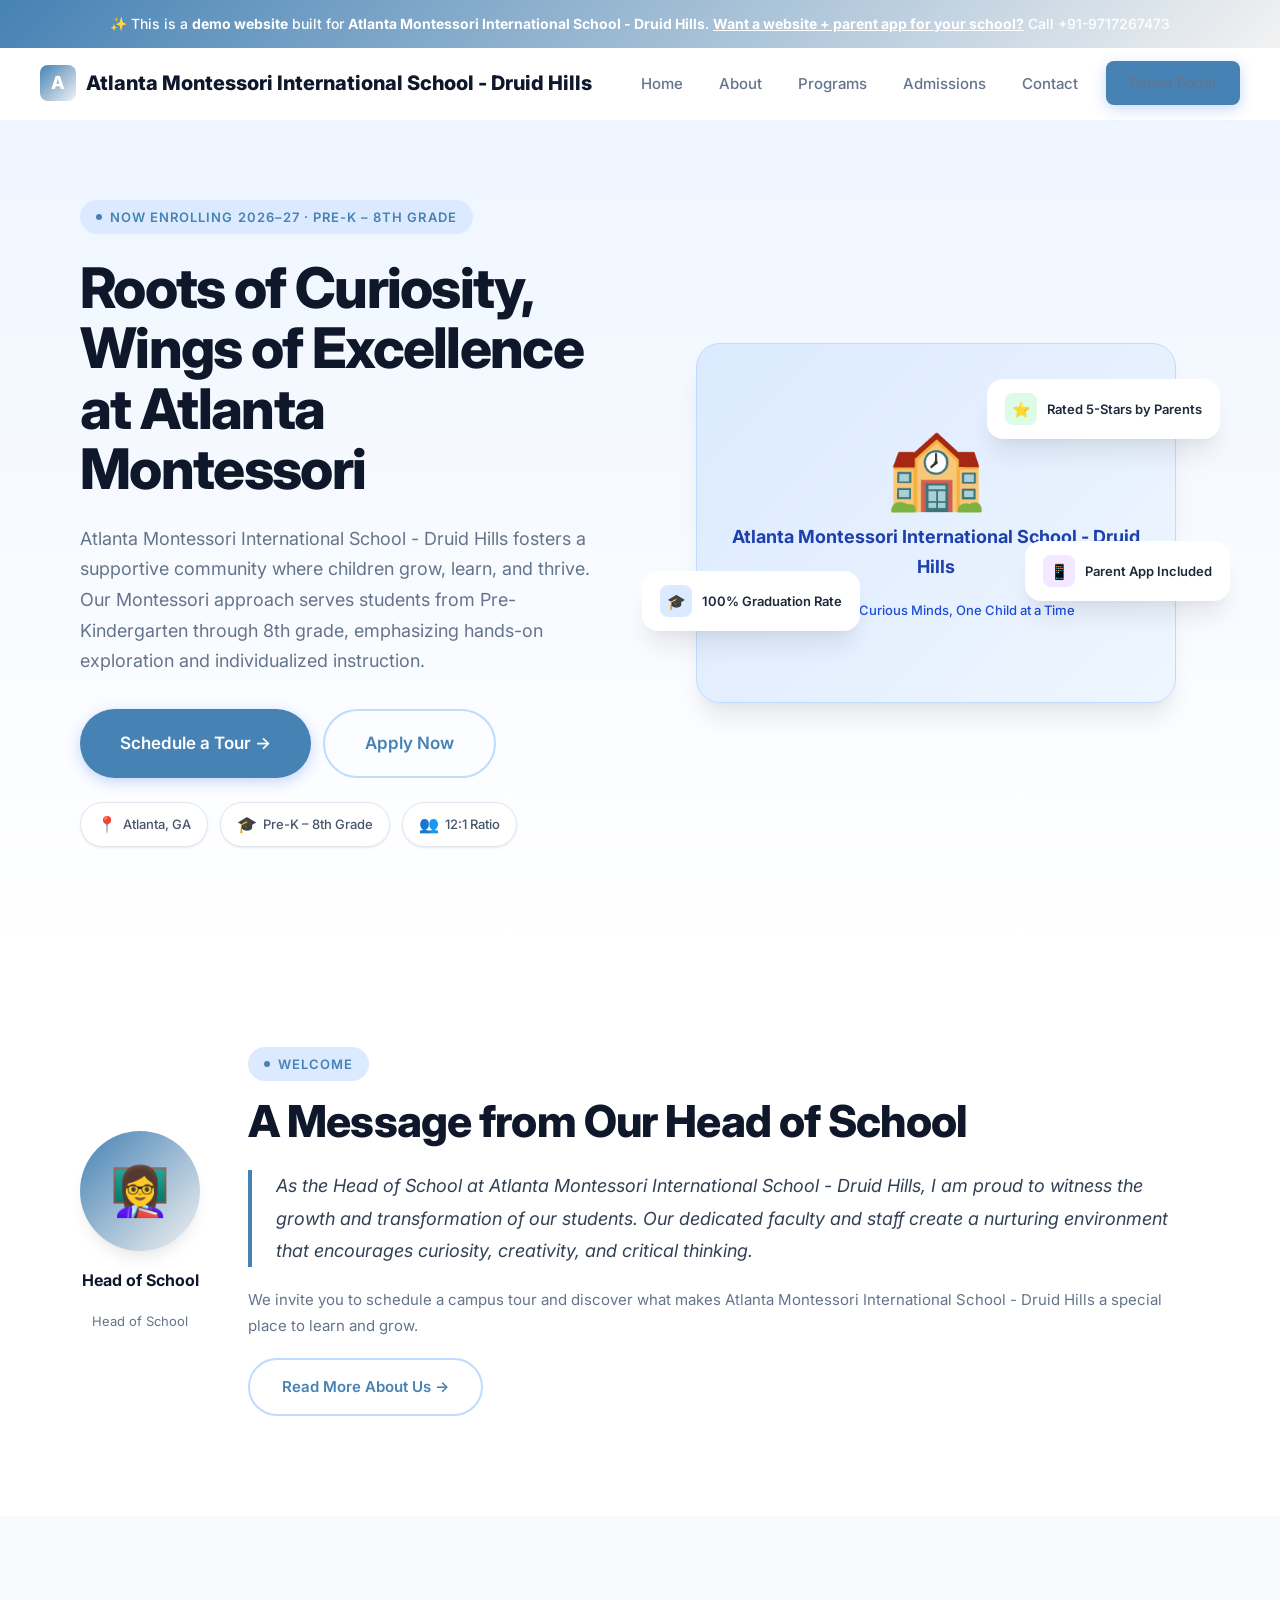
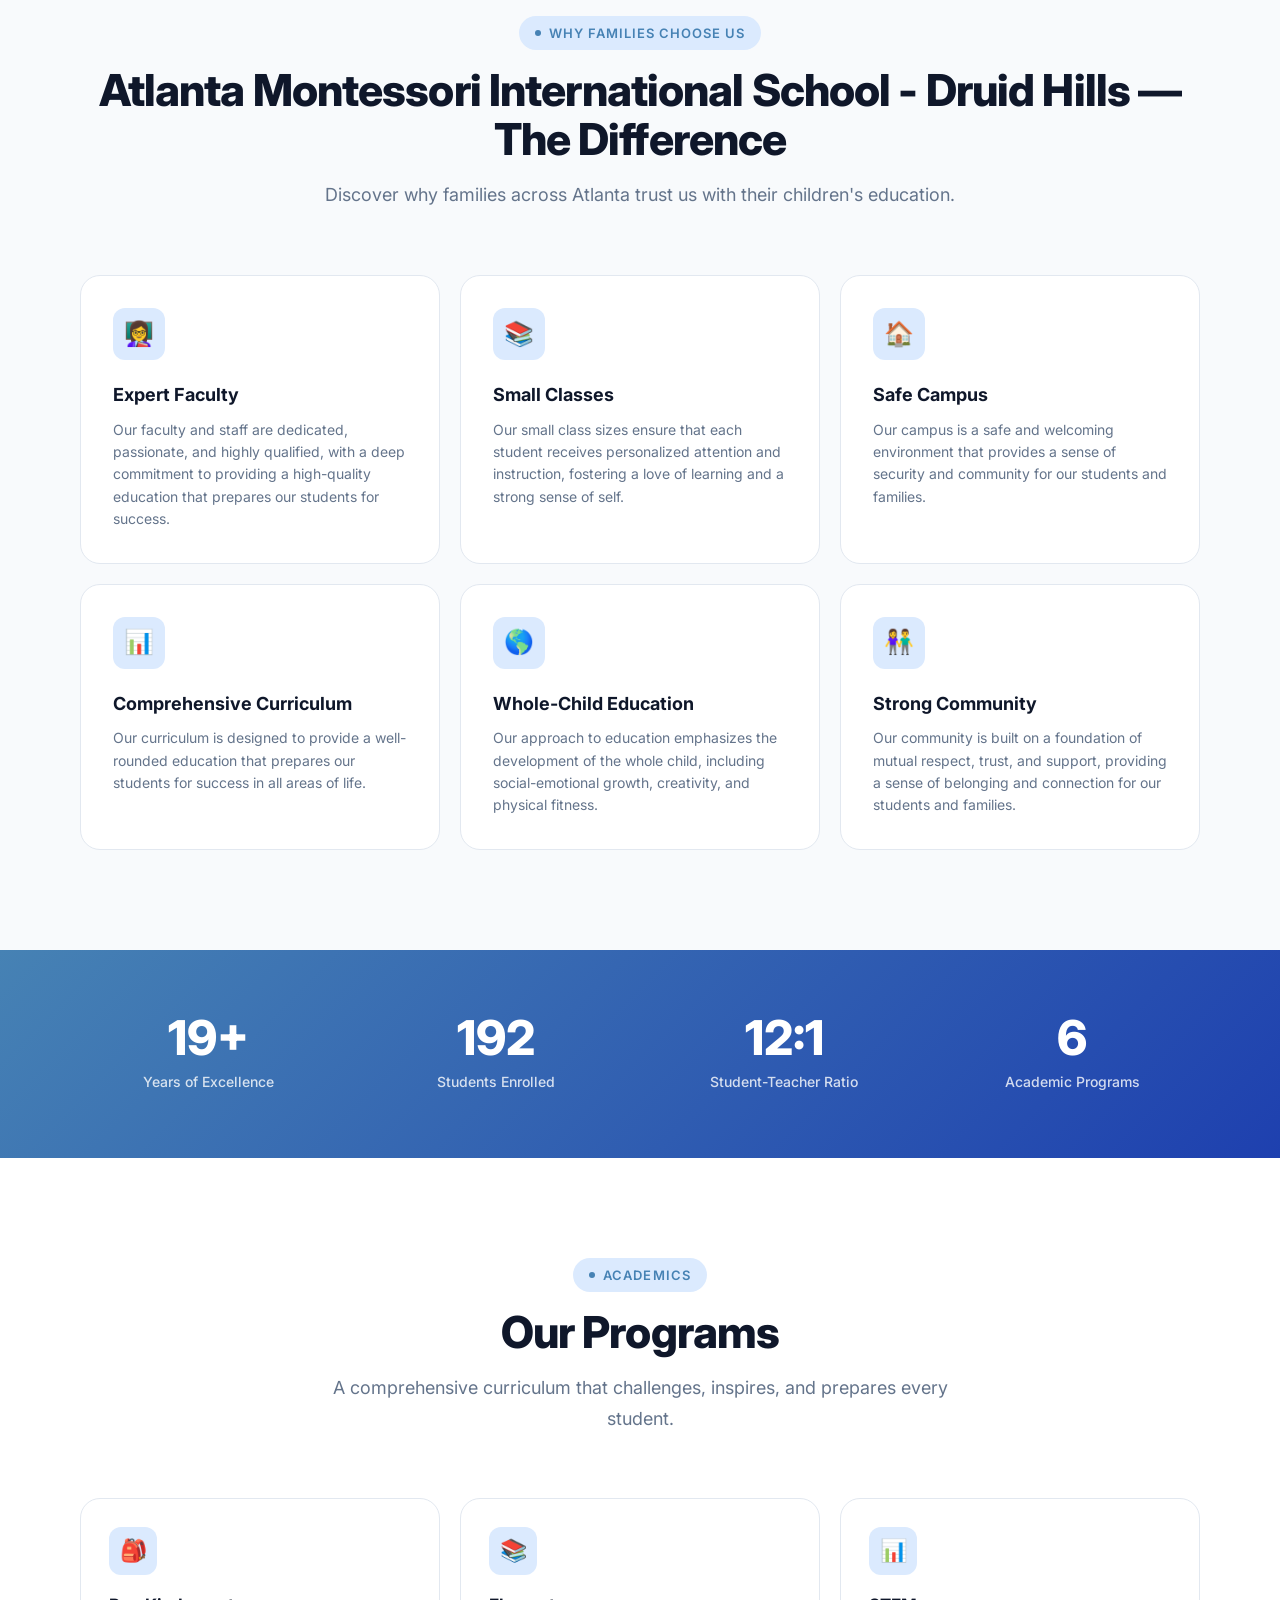
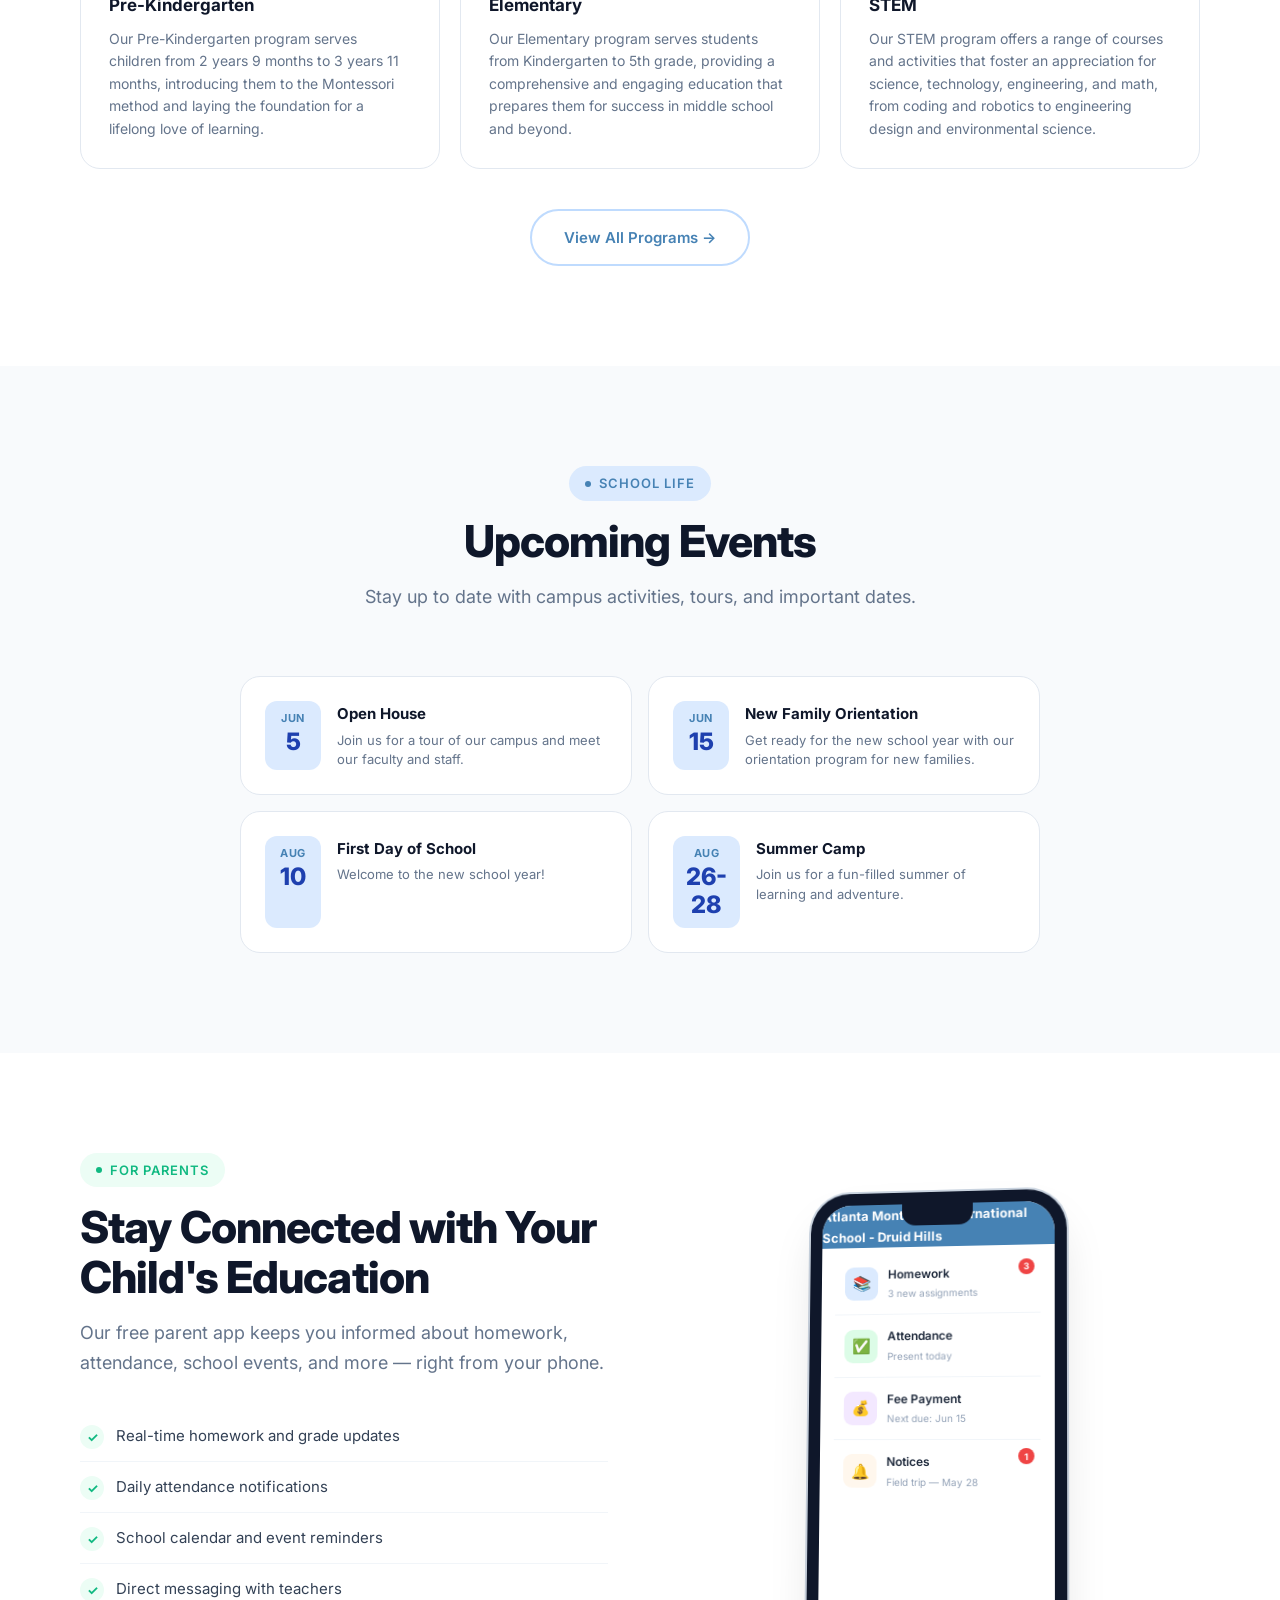
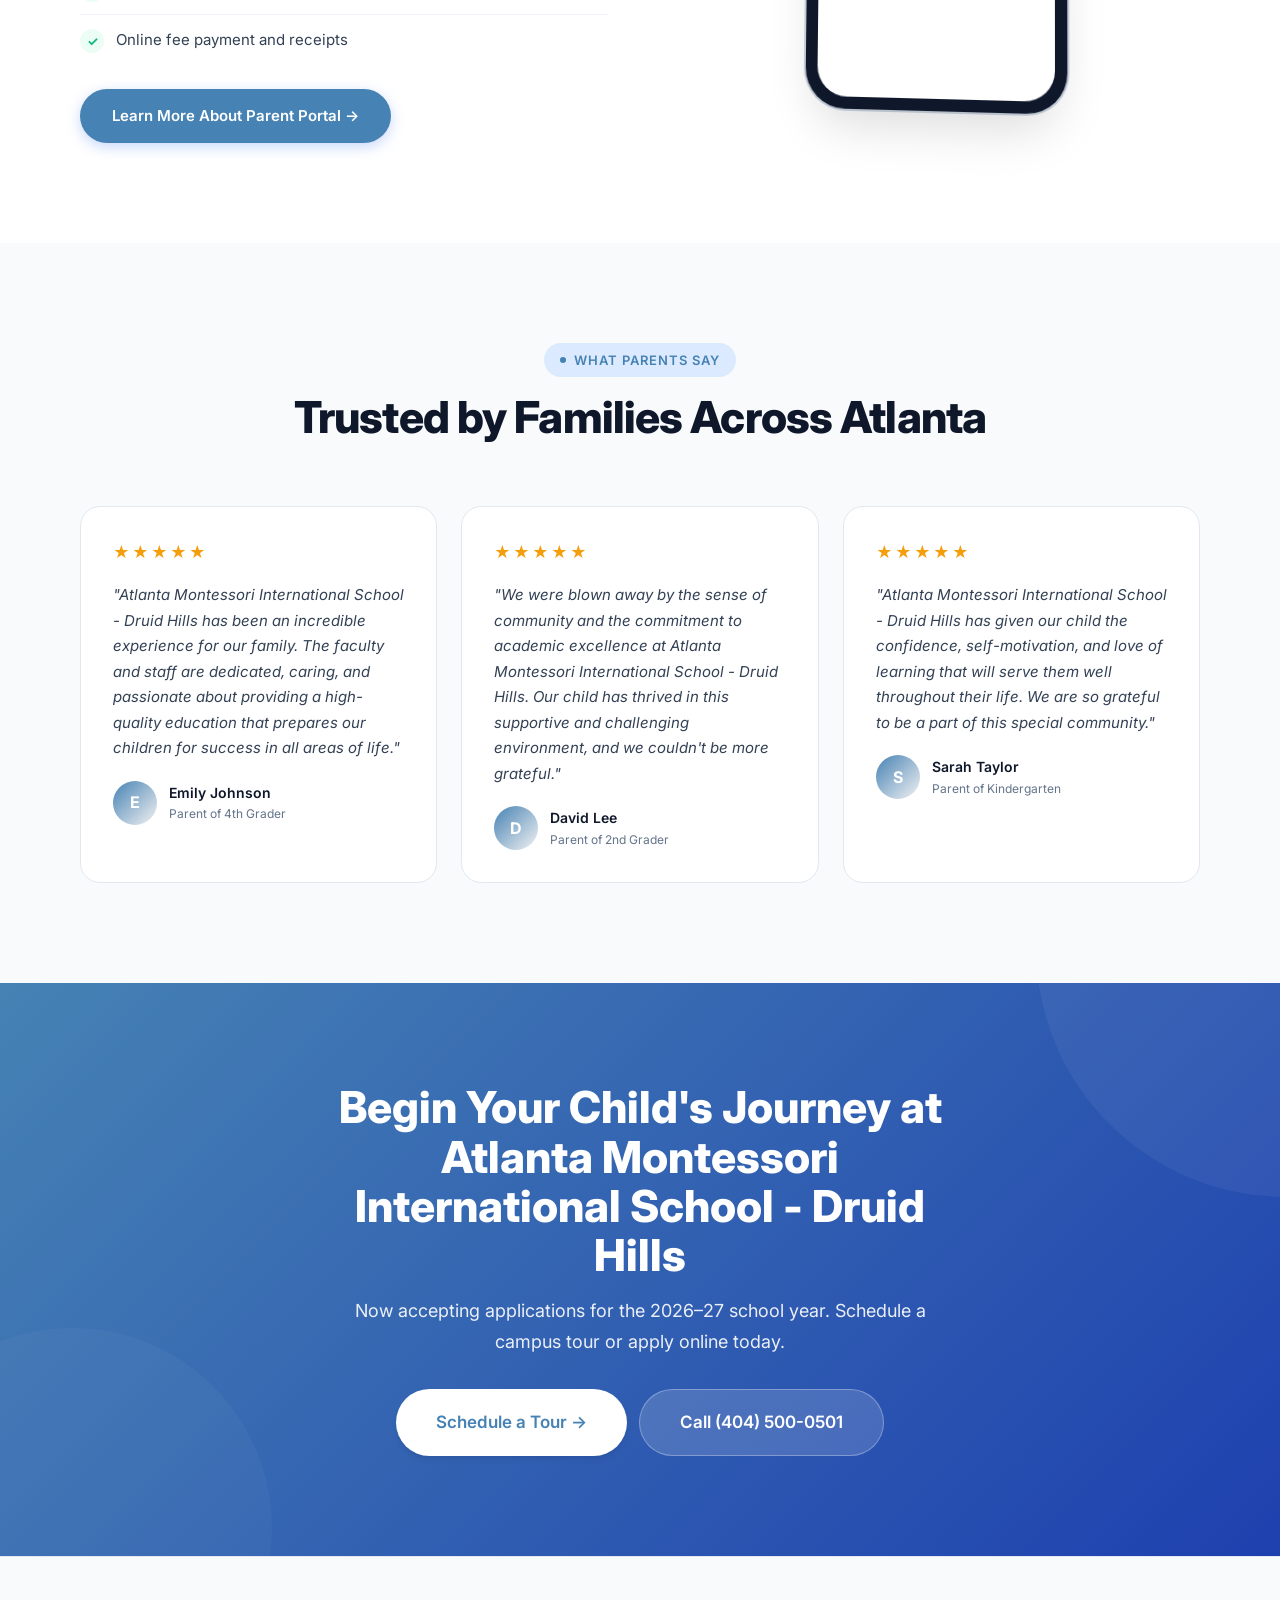
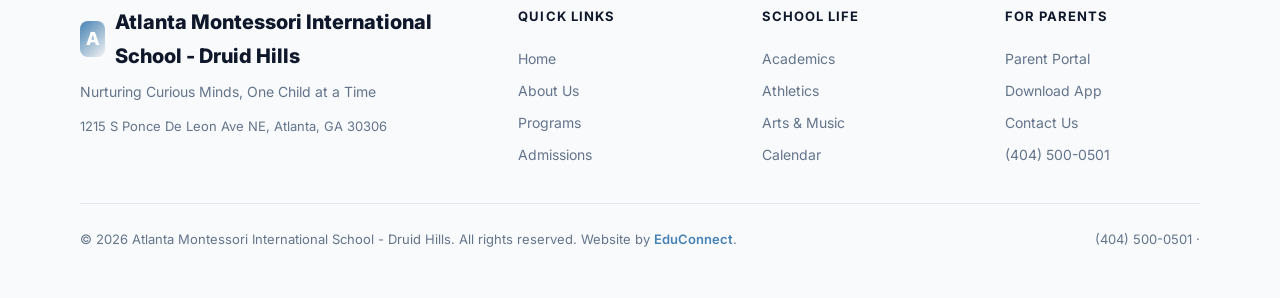
<file: index.html>
<!DOCTYPE html><html lang="en"><head>
  <meta charset="UTF-8"><meta name="viewport" content="width=device-width,initial-scale=1.0">
  <title>Home — Atlanta Montessori International School - Druid Hills</title>
  <meta name="description" content="Home — Atlanta Montessori International School - Druid Hills, a premier school in Atlanta, GA serving Pre-K – 8th Grade.">
  <meta property="og:title" content="Home — Atlanta Montessori International School - Druid Hills"><meta property="og:type" content="website">
  <link rel="preconnect" href="https://fonts.googleapis.com"><link rel="preconnect" href="https://fonts.gstatic.com" crossorigin>
  <link href="https://fonts.googleapis.com/css2?family=Inter:wght@400;500;600;700;800&display=swap" rel="stylesheet">
  <link rel="stylesheet" href="/styles.css"><script src="/main.js" defer></script>
</head><body><div class="demo-banner">
  ✨ This is a <strong>demo website</strong> built for <strong>Atlanta Montessori International School - Druid Hills</strong>.
  <a href="mailto:bhupender@myfirststepschool.com">Want a website + parent app for your school?</a> Call +91-9717267473
</div>
<nav class="navbar">
  <a href="/" class="logo"><span class="logo-icon">A</span>Atlanta Montessori International School - Druid Hills</a>
  <div class="nav-links">
    <a href="/">Home</a>
    <a href="/about.html">About</a>
    <a href="/programs.html">Programs</a>
    <a href="/admissions.html">Admissions</a>
    <a href="/contact.html">Contact</a>
    <a href="/parents.html" class="btn btn-primary" style="padding:10px 24px;font-size:14px">Parent Portal</a>
  </div>
  <button class="hamburger" aria-label="Toggle menu"><span></span><span></span><span></span></button>
</nav><main>
<section class="hero"><div class="container"><div class="hero-inner">
  <div class="hero-content">
    <div class="badge animate-on-scroll mb-6">Now Enrolling 2026–27 · Pre-K – 8th Grade</div>
    <h1 class="heading-xl animate-on-scroll mb-6">Roots of Curiosity, Wings of Excellence at Atlanta Montessori</h1>
    <p class="text-lg text-muted animate-on-scroll mb-8">Atlanta Montessori International School - Druid Hills fosters a supportive community where children grow, learn, and thrive. Our Montessori approach serves students from Pre-Kindergarten through 8th grade, emphasizing hands-on exploration and individualized instruction.</p>
    <div class="hero-actions animate-on-scroll">
      <a href="/admissions.html" class="btn btn-primary btn-lg">Schedule a Tour →</a>
      <a href="/admissions.html" class="btn btn-outline btn-lg">Apply Now</a>
    </div>
    <div class="hero-info-cards animate-on-scroll" style="margin-top:24px">
      <div class="info-chip"><span class="ic-icon">📍</span> Atlanta, GA</div>
      <div class="info-chip"><span class="ic-icon">🎓</span> Pre-K – 8th Grade</div>
      <div class="info-chip"><span class="ic-icon">👥</span> 12:1 Ratio</div>
    </div>
  </div>
  <div class="hero-visual animate-on-scroll">
    <div class="school-illustration"><div class="school-illustration-inner">
      <div class="school-building">🏫</div><h3>Atlanta Montessori International School - Druid Hills</h3><p>Nurturing Curious Minds, One Child at a Time</p>
    </div></div>
    <div class="float-card card-1"><div class="fc-icon green">⭐</div>Rated 5-Stars by Parents</div>
    <div class="float-card card-2"><div class="fc-icon blue">🎓</div>100% Graduation Rate</div>
    <div class="float-card card-3"><div class="fc-icon purple">📱</div>Parent App Included</div>
  </div>
</div></div></section>

<section class="welcome-section section-padding"><div class="container"><div class="welcome-grid">
  <div class="principal-card animate-on-scroll">
    <div class="principal-avatar">👩‍🏫</div>
    <div class="principal-name">Head of School</div><div class="principal-title">Head of School</div>
  </div>
  <div class="welcome-text animate-on-scroll">
    <div class="badge mb-4">Welcome</div>
    <h2 class="heading-lg mb-6">A Message from Our Head of School</h2>
    <blockquote>As the Head of School at Atlanta Montessori International School - Druid Hills, I am proud to witness the growth and transformation of our students. Our dedicated faculty and staff create a nurturing environment that encourages curiosity, creativity, and critical thinking.</blockquote>
    <p>We invite you to schedule a campus tour and discover what makes Atlanta Montessori International School - Druid Hills a special place to learn and grow.</p>
    <a href="/about.html" class="btn btn-outline" style="margin-top:20px">Read More About Us →</a>
  </div>
</div></div></section>

<section class="features-section section-padding"><div class="container">
  <div class="text-center mb-16">
    <div class="badge animate-on-scroll mb-4">Why Families Choose Us</div>
    <h2 class="heading-lg animate-on-scroll mb-4">Atlanta Montessori International School - Druid Hills — The Difference</h2>
    <p class="text-lg text-muted max-w-lg mx-auto animate-on-scroll">Discover why families across Atlanta trust us with their children's education.</p>
  </div>
  <div class="features-grid">
      <div class="feature-card animate-on-scroll stagger-1">
        <div class="feature-icon">👩‍🏫</div><h3>Expert Faculty</h3><p>Our faculty and staff are dedicated, passionate, and highly qualified, with a deep commitment to providing a high-quality education that prepares our students for success.</p>
      </div>
      <div class="feature-card animate-on-scroll stagger-2">
        <div class="feature-icon">📚</div><h3>Small Classes</h3><p>Our small class sizes ensure that each student receives personalized attention and instruction, fostering a love of learning and a strong sense of self.</p>
      </div>
      <div class="feature-card animate-on-scroll stagger-3">
        <div class="feature-icon">🏠</div><h3>Safe Campus</h3><p>Our campus is a safe and welcoming environment that provides a sense of security and community for our students and families.</p>
      </div>
      <div class="feature-card animate-on-scroll stagger-4">
        <div class="feature-icon">📊</div><h3>Comprehensive Curriculum</h3><p>Our curriculum is designed to provide a well-rounded education that prepares our students for success in all areas of life.</p>
      </div>
      <div class="feature-card animate-on-scroll stagger-5">
        <div class="feature-icon">🌎</div><h3>Whole-Child Education</h3><p>Our approach to education emphasizes the development of the whole child, including social-emotional growth, creativity, and physical fitness.</p>
      </div>
      <div class="feature-card animate-on-scroll stagger-6">
        <div class="feature-icon">👫</div><h3>Strong Community</h3><p>Our community is built on a foundation of mutual respect, trust, and support, providing a sense of belonging and connection for our students and families.</p>
      </div></div>
</div></section>

<section class="stats-section"><div class="container"><div class="stats-grid">
  <div class="animate-on-scroll stagger-1"><div class="stat-value" data-count="20" data-suffix="+">0+</div><div class="stat-label">Years of Excellence</div></div>
  <div class="animate-on-scroll stagger-2"><div class="stat-value" data-count="200">0</div><div class="stat-label">Students Enrolled</div></div>
  <div class="animate-on-scroll stagger-3"><div class="stat-value">12:1</div><div class="stat-label">Student-Teacher Ratio</div></div>
  <div class="animate-on-scroll stagger-4"><div class="stat-value" data-count="6">0</div><div class="stat-label">Academic Programs</div></div>
</div></div></section>

<section class="programs-section section-padding"><div class="container">
  <div class="text-center mb-16">
    <div class="badge animate-on-scroll mb-4">Academics</div>
    <h2 class="heading-lg animate-on-scroll mb-4">Our Programs</h2>
    <p class="text-lg text-muted max-w-lg mx-auto animate-on-scroll">A comprehensive curriculum that challenges, inspires, and prepares every student.</p>
  </div>
  <div class="programs-grid">
      <div class="program-card animate-on-scroll stagger-1">
        <div class="program-icon">🎒</div><h3>Pre-Kindergarten</h3><p>Our Pre-Kindergarten program serves children from 2 years 9 months to 3 years 11 months, introducing them to the Montessori method and laying the foundation for a lifelong love of learning.</p>
      </div>
      <div class="program-card animate-on-scroll stagger-2">
        <div class="program-icon">📚</div><h3>Elementary</h3><p>Our Elementary program serves students from Kindergarten to 5th grade, providing a comprehensive and engaging education that prepares them for success in middle school and beyond.</p>
      </div>
      <div class="program-card animate-on-scroll stagger-3">
        <div class="program-icon">📊</div><h3>STEM</h3><p>Our STEM program offers a range of courses and activities that foster an appreciation for science, technology, engineering, and math, from coding and robotics to engineering design and environmental science.</p>
      </div></div>
  <div class="text-center animate-on-scroll" style="margin-top:40px"><a href="/programs.html" class="btn btn-outline">View All Programs →</a></div>
</div></section>

<section class="events-section section-padding"><div class="container">
  <div class="text-center mb-16">
    <div class="badge animate-on-scroll mb-4">School Life</div>
    <h2 class="heading-lg animate-on-scroll mb-4">Upcoming Events</h2>
    <p class="text-lg text-muted max-w-lg mx-auto animate-on-scroll">Stay up to date with campus activities, tours, and important dates.</p>
  </div>
  <div class="events-grid"><div class="event-card animate-on-scroll stagger-1">
        <div class="event-date"><div class="month">Jun</div><div class="day">5</div></div>
        <div class="event-info"><h4>Open House</h4><p>Join us for a tour of our campus and meet our faculty and staff.</p></div>
      </div><div class="event-card animate-on-scroll stagger-2">
        <div class="event-date"><div class="month">Jun</div><div class="day">15</div></div>
        <div class="event-info"><h4>New Family Orientation</h4><p>Get ready for the new school year with our orientation program for new families.</p></div>
      </div><div class="event-card animate-on-scroll stagger-3">
        <div class="event-date"><div class="month">Aug</div><div class="day">10</div></div>
        <div class="event-info"><h4>First Day of School</h4><p>Welcome to the new school year!</p></div>
      </div><div class="event-card animate-on-scroll stagger-4">
        <div class="event-date"><div class="month">Aug</div><div class="day">26-28</div></div>
        <div class="event-info"><h4>Summer Camp</h4><p>Join us for a fun-filled summer of learning and adventure.</p></div>
      </div></div>
</div></section>

<section class="portal-section section-padding"><div class="container"><div class="portal-grid">
  <div>
    <div class="badge accent animate-on-scroll mb-4">For Parents</div>
    <h2 class="heading-lg animate-on-scroll mb-4">Stay Connected with Your Child's Education</h2>
    <p class="text-lg text-muted animate-on-scroll mb-8">Our free parent app keeps you informed about homework, attendance, school events, and more — right from your phone.</p>
    <ul class="portal-features animate-on-scroll">
      <li><span class="pf-icon">✓</span>Real-time homework and grade updates</li>
      <li><span class="pf-icon">✓</span>Daily attendance notifications</li>
      <li><span class="pf-icon">✓</span>School calendar and event reminders</li>
      <li><span class="pf-icon">✓</span>Direct messaging with teachers</li>
      <li><span class="pf-icon">✓</span>Online fee payment and receipts</li>
    </ul>
    <a href="/parents.html" class="btn btn-primary animate-on-scroll" style="margin-top:24px">Learn More About Parent Portal →</a>
  </div>
  <div class="animate-on-scroll" style="display:flex;justify-content:center">
    <div class="phone-mockup"><div class="phone-screen">
      <div class="phone-status-bar">Atlanta Montessori International School - Druid Hills</div>
      <div class="phone-screen-content">
        <div class="phone-nav-item"><div class="phone-nav-icon blue">📚</div><div><div class="phone-nav-label">Homework</div><div class="phone-nav-sub">3 new assignments</div></div><div class="phone-badge">3</div></div>
        <div class="phone-nav-item"><div class="phone-nav-icon green">✅</div><div><div class="phone-nav-label">Attendance</div><div class="phone-nav-sub">Present today</div></div></div>
        <div class="phone-nav-item"><div class="phone-nav-icon purple">💰</div><div><div class="phone-nav-label">Fee Payment</div><div class="phone-nav-sub">Next due: Jun 15</div></div></div>
        <div class="phone-nav-item"><div class="phone-nav-icon orange">🔔</div><div><div class="phone-nav-label">Notices</div><div class="phone-nav-sub">Field trip — May 28</div></div><div class="phone-badge">1</div></div>
      </div>
      <div class="phone-bottom-bar">
        <div class="phone-tab active"><div style="font-size:14px">🏠</div>Home</div>
        <div class="phone-tab"><div style="font-size:14px">📚</div>Classes</div>
        <div class="phone-tab"><div style="font-size:14px">💬</div>Chat</div>
        <div class="phone-tab"><div style="font-size:14px">👤</div>Profile</div>
      </div>
    </div></div>
  </div>
</div></div></section>

<section class="testimonials-section section-padding"><div class="container">
  <div class="text-center mb-16">
    <div class="badge animate-on-scroll mb-4">What Parents Say</div>
    <h2 class="heading-lg animate-on-scroll mb-4">Trusted by Families Across Atlanta</h2>
  </div>
  <div class="testimonials-grid">
      <div class="testimonial-card animate-on-scroll stagger-1">
        <div class="stars"><span class="star">★</span><span class="star">★</span><span class="star">★</span><span class="star">★</span><span class="star">★</span></div>
        <p class="testimonial-text">"Atlanta Montessori International School - Druid Hills has been an incredible experience for our family. The faculty and staff are dedicated, caring, and passionate about providing a high-quality education that prepares our children for success in all areas of life."</p>
        <div class="testimonial-author"><div class="author-avatar">E</div>
        <div class="author-info"><div class="author-name">Emily Johnson</div><div class="author-role">Parent of 4th Grader</div></div></div>
      </div>
      <div class="testimonial-card animate-on-scroll stagger-2">
        <div class="stars"><span class="star">★</span><span class="star">★</span><span class="star">★</span><span class="star">★</span><span class="star">★</span></div>
        <p class="testimonial-text">"We were blown away by the sense of community and the commitment to academic excellence at Atlanta Montessori International School - Druid Hills. Our child has thrived in this supportive and challenging environment, and we couldn't be more grateful."</p>
        <div class="testimonial-author"><div class="author-avatar">D</div>
        <div class="author-info"><div class="author-name">David Lee</div><div class="author-role">Parent of 2nd Grader</div></div></div>
      </div>
      <div class="testimonial-card animate-on-scroll stagger-3">
        <div class="stars"><span class="star">★</span><span class="star">★</span><span class="star">★</span><span class="star">★</span><span class="star">★</span></div>
        <p class="testimonial-text">"Atlanta Montessori International School - Druid Hills has given our child the confidence, self-motivation, and love of learning that will serve them well throughout their life. We are so grateful to be a part of this special community."</p>
        <div class="testimonial-author"><div class="author-avatar">S</div>
        <div class="author-info"><div class="author-name">Sarah Taylor</div><div class="author-role">Parent of Kindergarten</div></div></div>
      </div></div>
</div></section>

<section class="cta-section"><div class="container"><div class="cta-content animate-on-scroll">
  <h2>Begin Your Child's Journey at Atlanta Montessori International School - Druid Hills</h2>
  <p>Now accepting applications for the 2026–27 school year. Schedule a campus tour or apply online today.</p>
  <div class="cta-actions">
    <a href="/admissions.html" class="btn btn-white btn-lg">Schedule a Tour →</a>
    <a href="tel:(404) 500-0501" class="btn btn-lg" style="background:rgba(255,255,255,.15);color:white;border:1px solid rgba(255,255,255,.3)">Call (404) 500-0501</a>
  </div>
</div></div></section>
</main><footer class="footer">
  <div class="container">
    <div class="footer-grid">
      <div class="footer-brand">
        <div class="logo" style="margin-bottom:8px"><span class="logo-icon">A</span>Atlanta Montessori International School - Druid Hills</div>
        <p>Nurturing Curious Minds, One Child at a Time</p>
        <p style="margin-top:12px;font-size:13px">1215 S Ponce De Leon Ave NE, Atlanta, GA 30306</p>
      </div>
      <div class="footer-col"><h4>Quick Links</h4><a href="/">Home</a><a href="/about.html">About Us</a><a href="/programs.html">Programs</a><a href="/admissions.html">Admissions</a></div>
      <div class="footer-col"><h4>School Life</h4><a href="/programs.html">Academics</a><a href="/programs.html">Athletics</a><a href="/programs.html">Arts &amp; Music</a><a href="/contact.html">Calendar</a></div>
      <div class="footer-col"><h4>For Parents</h4><a href="/parents.html">Parent Portal</a><a href="/parents.html">Download App</a><a href="/contact.html">Contact Us</a><a href="tel:(404) 500-0501">(404) 500-0501</a></div>
    </div>
    <div class="footer-bottom">
      <p>&copy; 2026 Atlanta Montessori International School - Druid Hills. All rights reserved. Website by <a href="mailto:bhupender@myfirststepschool.com">EduConnect</a>.</p>
      <p>(404) 500-0501 &middot; <a href="mailto:"></a></p>
    </div>
  </div>
</footer></body></html>
</file>
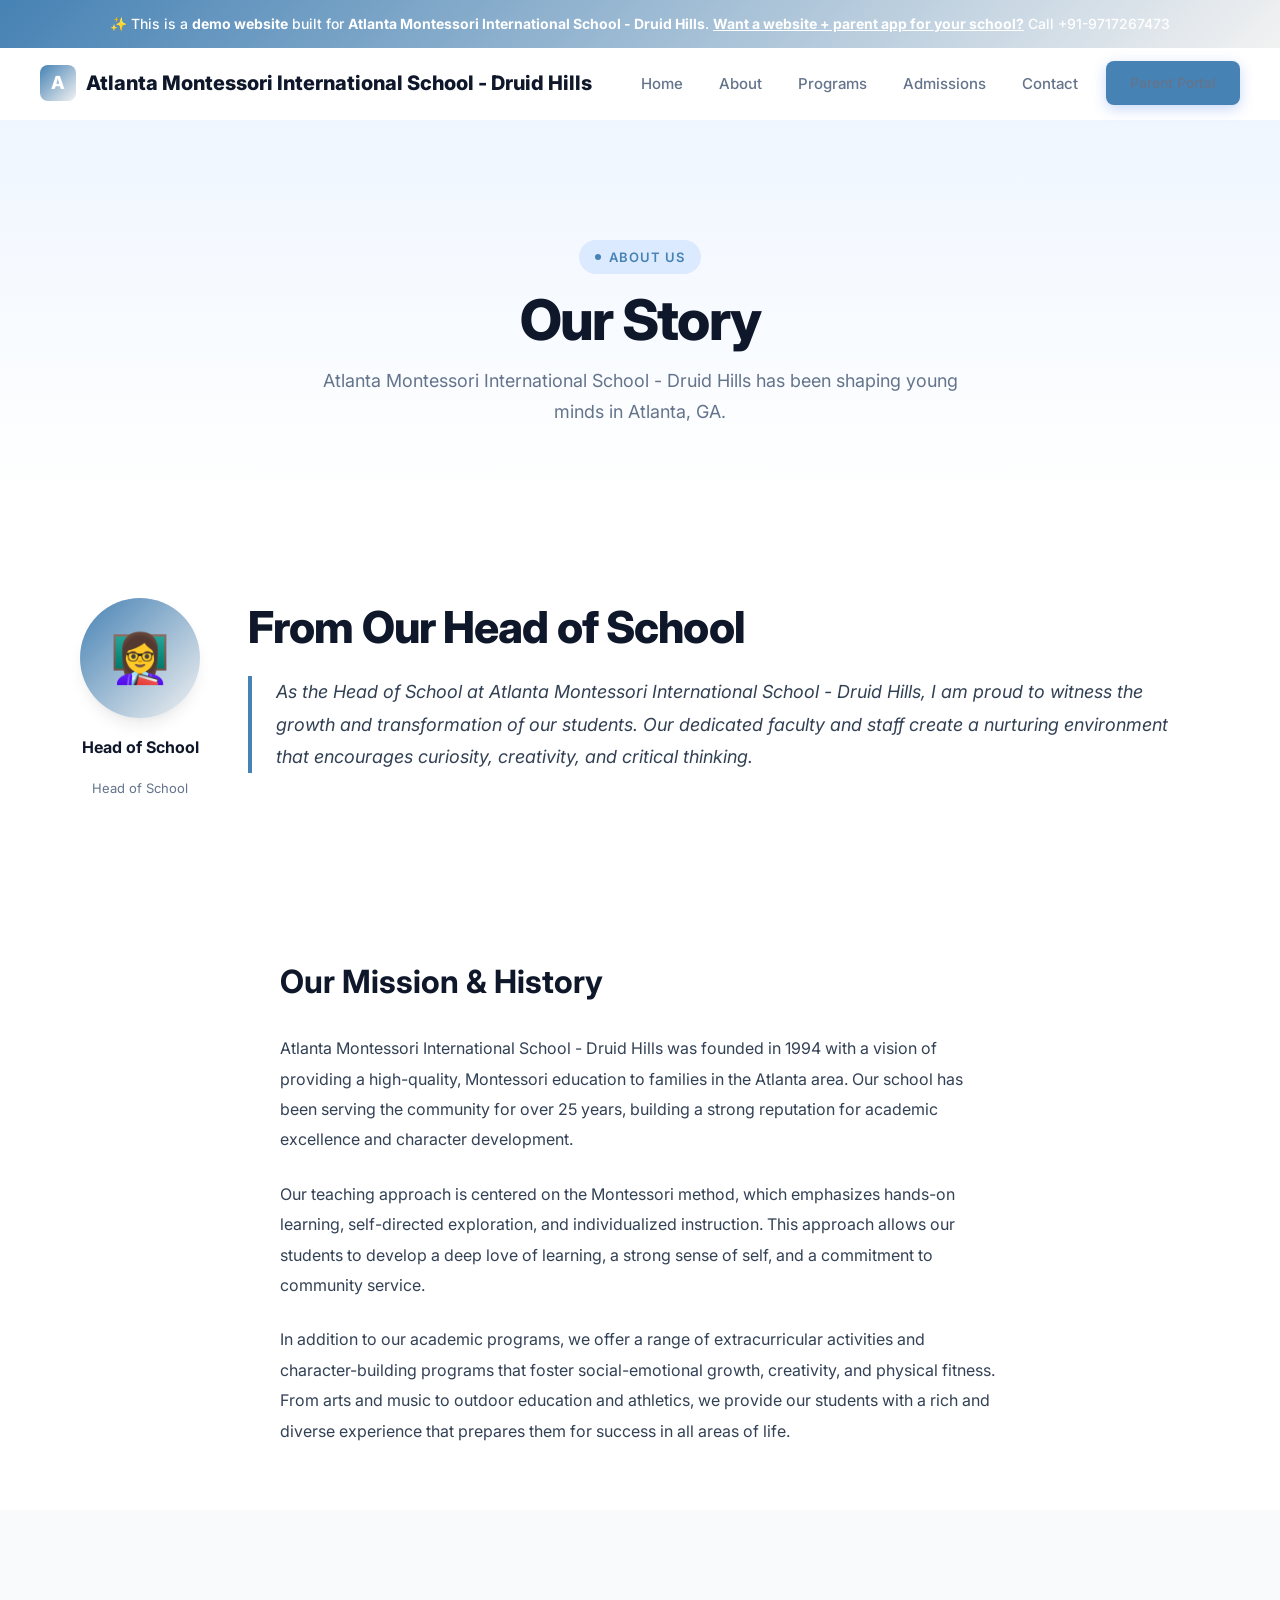
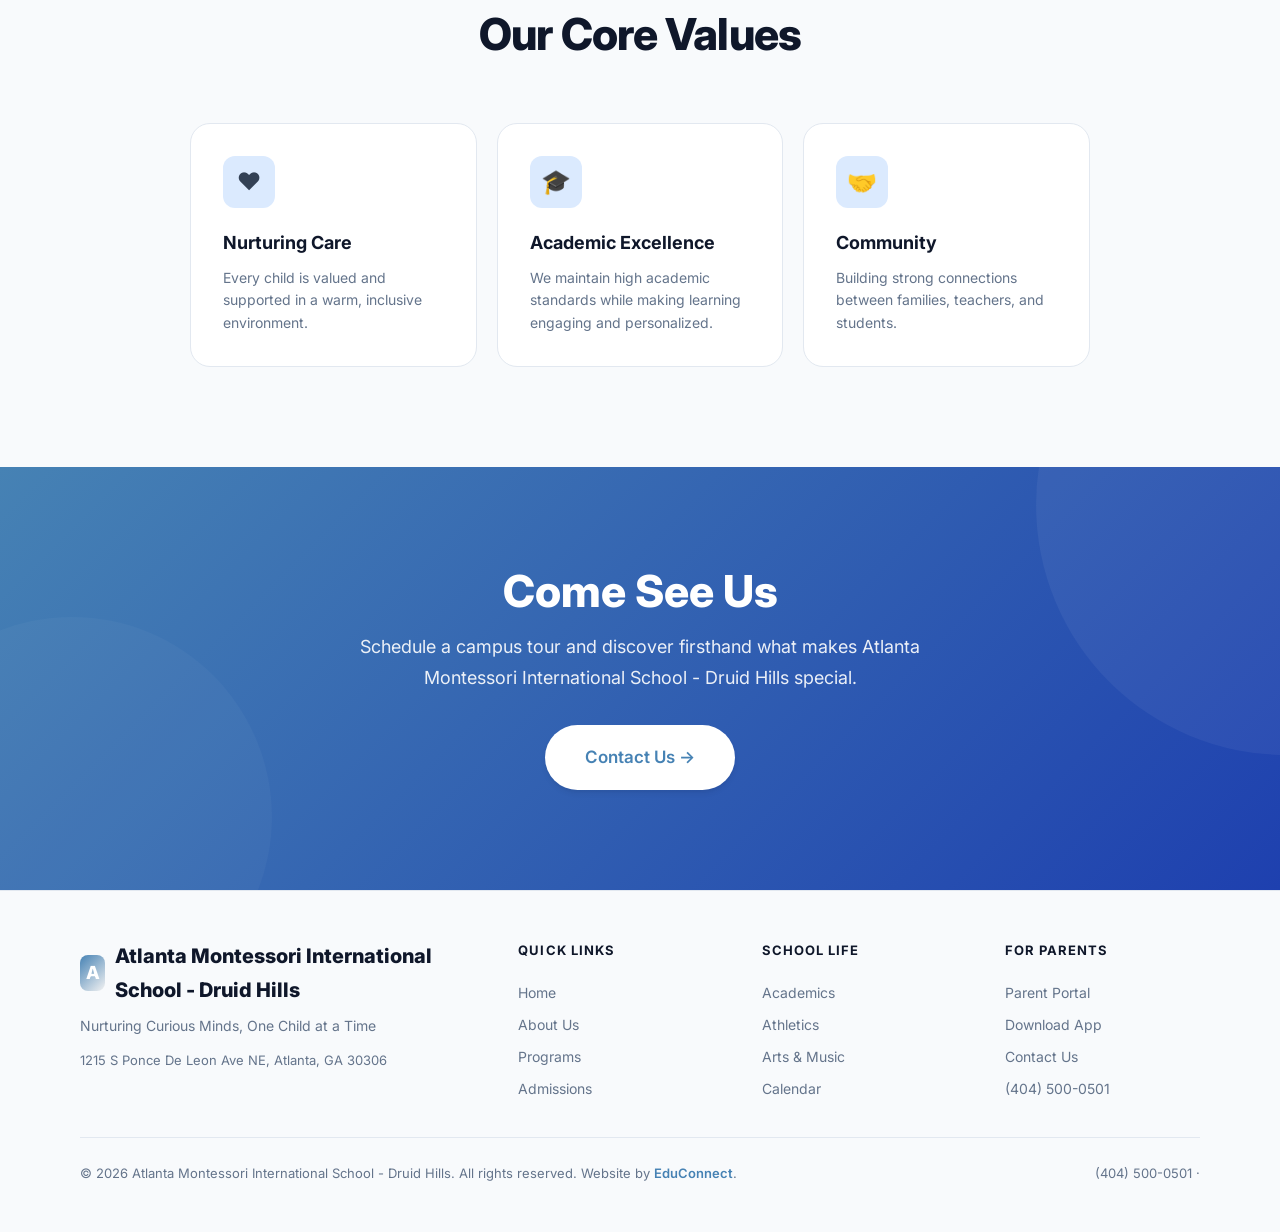
<file: about.html>
<!DOCTYPE html><html lang="en"><head>
  <meta charset="UTF-8"><meta name="viewport" content="width=device-width,initial-scale=1.0">
  <title>About Us — Atlanta Montessori International School - Druid Hills</title>
  <meta name="description" content="About Us — Atlanta Montessori International School - Druid Hills, a premier school in Atlanta, GA serving Pre-K – 8th Grade.">
  <meta property="og:title" content="About Us — Atlanta Montessori International School - Druid Hills"><meta property="og:type" content="website">
  <link rel="preconnect" href="https://fonts.googleapis.com"><link rel="preconnect" href="https://fonts.gstatic.com" crossorigin>
  <link href="https://fonts.googleapis.com/css2?family=Inter:wght@400;500;600;700;800&display=swap" rel="stylesheet">
  <link rel="stylesheet" href="/styles.css"><script src="/main.js" defer></script>
</head><body><div class="demo-banner">
  ✨ This is a <strong>demo website</strong> built for <strong>Atlanta Montessori International School - Druid Hills</strong>.
  <a href="mailto:bhupender@myfirststepschool.com">Want a website + parent app for your school?</a> Call +91-9717267473
</div>
<nav class="navbar">
  <a href="/" class="logo"><span class="logo-icon">A</span>Atlanta Montessori International School - Druid Hills</a>
  <div class="nav-links">
    <a href="/">Home</a>
    <a href="/about.html">About</a>
    <a href="/programs.html">Programs</a>
    <a href="/admissions.html">Admissions</a>
    <a href="/contact.html">Contact</a>
    <a href="/parents.html" class="btn btn-primary" style="padding:10px 24px;font-size:14px">Parent Portal</a>
  </div>
  <button class="hamburger" aria-label="Toggle menu"><span></span><span></span><span></span></button>
</nav><main>
<section class="page-hero"><div class="container">
  <div class="badge animate-on-scroll mb-4">About Us</div>
  <h1 class="heading-xl animate-on-scroll mb-4">Our Story</h1>
  <p class="text-lg text-muted max-w-lg mx-auto animate-on-scroll">Atlanta Montessori International School - Druid Hills has been shaping young minds in Atlanta, GA.</p>
</div></section>
<section class="welcome-section section-padding"><div class="container"><div class="welcome-grid">
  <div class="principal-card animate-on-scroll">
    <div class="principal-avatar">👩‍🏫</div>
    <div class="principal-name">Head of School</div><div class="principal-title">Head of School</div>
  </div>
  <div class="welcome-text animate-on-scroll">
    <h2 class="heading-lg mb-6">From Our Head of School</h2>
    <blockquote>As the Head of School at Atlanta Montessori International School - Druid Hills, I am proud to witness the growth and transformation of our students. Our dedicated faculty and staff create a nurturing environment that encourages curiosity, creativity, and critical thinking.</blockquote>
  </div>
</div></div></section>
<section class="content-section"><div class="container">
  <h2 class="heading-md animate-on-scroll mb-8">Our Mission &amp; History</h2>
  <p class="animate-on-scroll">Atlanta Montessori International School - Druid Hills was founded in 1994 with a vision of providing a high-quality, Montessori education to families in the Atlanta area. Our school has been serving the community for over 25 years, building a strong reputation for academic excellence and character development.</p>
<p class="animate-on-scroll">Our teaching approach is centered on the Montessori method, which emphasizes hands-on learning, self-directed exploration, and individualized instruction. This approach allows our students to develop a deep love of learning, a strong sense of self, and a commitment to community service.</p>
<p class="animate-on-scroll">In addition to our academic programs, we offer a range of extracurricular activities and character-building programs that foster social-emotional growth, creativity, and physical fitness. From arts and music to outdoor education and athletics, we provide our students with a rich and diverse experience that prepares them for success in all areas of life.</p>
</div></section>
<section class="features-section section-padding"><div class="container">
  <div class="text-center mb-16"><h2 class="heading-lg animate-on-scroll mb-4">Our Core Values</h2></div>
  <div class="features-grid" style="max-width:900px;margin:0 auto">
    <div class="feature-card animate-on-scroll stagger-1"><div class="feature-icon">❤️</div><h3>Nurturing Care</h3><p>Every child is valued and supported in a warm, inclusive environment.</p></div>
    <div class="feature-card animate-on-scroll stagger-2"><div class="feature-icon">🎓</div><h3>Academic Excellence</h3><p>We maintain high academic standards while making learning engaging and personalized.</p></div>
    <div class="feature-card animate-on-scroll stagger-3"><div class="feature-icon">🤝</div><h3>Community</h3><p>Building strong connections between families, teachers, and students.</p></div>
  </div>
</div></section>
<section class="cta-section"><div class="container"><div class="cta-content animate-on-scroll">
  <h2>Come See Us</h2>
  <p>Schedule a campus tour and discover firsthand what makes Atlanta Montessori International School - Druid Hills special.</p>
  <div class="cta-actions"><a href="/contact.html" class="btn btn-white btn-lg">Contact Us →</a></div>
</div></div></section>
</main><footer class="footer">
  <div class="container">
    <div class="footer-grid">
      <div class="footer-brand">
        <div class="logo" style="margin-bottom:8px"><span class="logo-icon">A</span>Atlanta Montessori International School - Druid Hills</div>
        <p>Nurturing Curious Minds, One Child at a Time</p>
        <p style="margin-top:12px;font-size:13px">1215 S Ponce De Leon Ave NE, Atlanta, GA 30306</p>
      </div>
      <div class="footer-col"><h4>Quick Links</h4><a href="/">Home</a><a href="/about.html">About Us</a><a href="/programs.html">Programs</a><a href="/admissions.html">Admissions</a></div>
      <div class="footer-col"><h4>School Life</h4><a href="/programs.html">Academics</a><a href="/programs.html">Athletics</a><a href="/programs.html">Arts &amp; Music</a><a href="/contact.html">Calendar</a></div>
      <div class="footer-col"><h4>For Parents</h4><a href="/parents.html">Parent Portal</a><a href="/parents.html">Download App</a><a href="/contact.html">Contact Us</a><a href="tel:(404) 500-0501">(404) 500-0501</a></div>
    </div>
    <div class="footer-bottom">
      <p>&copy; 2026 Atlanta Montessori International School - Druid Hills. All rights reserved. Website by <a href="mailto:bhupender@myfirststepschool.com">EduConnect</a>.</p>
      <p>(404) 500-0501 &middot; <a href="mailto:"></a></p>
    </div>
  </div>
</footer></body></html>
</file>
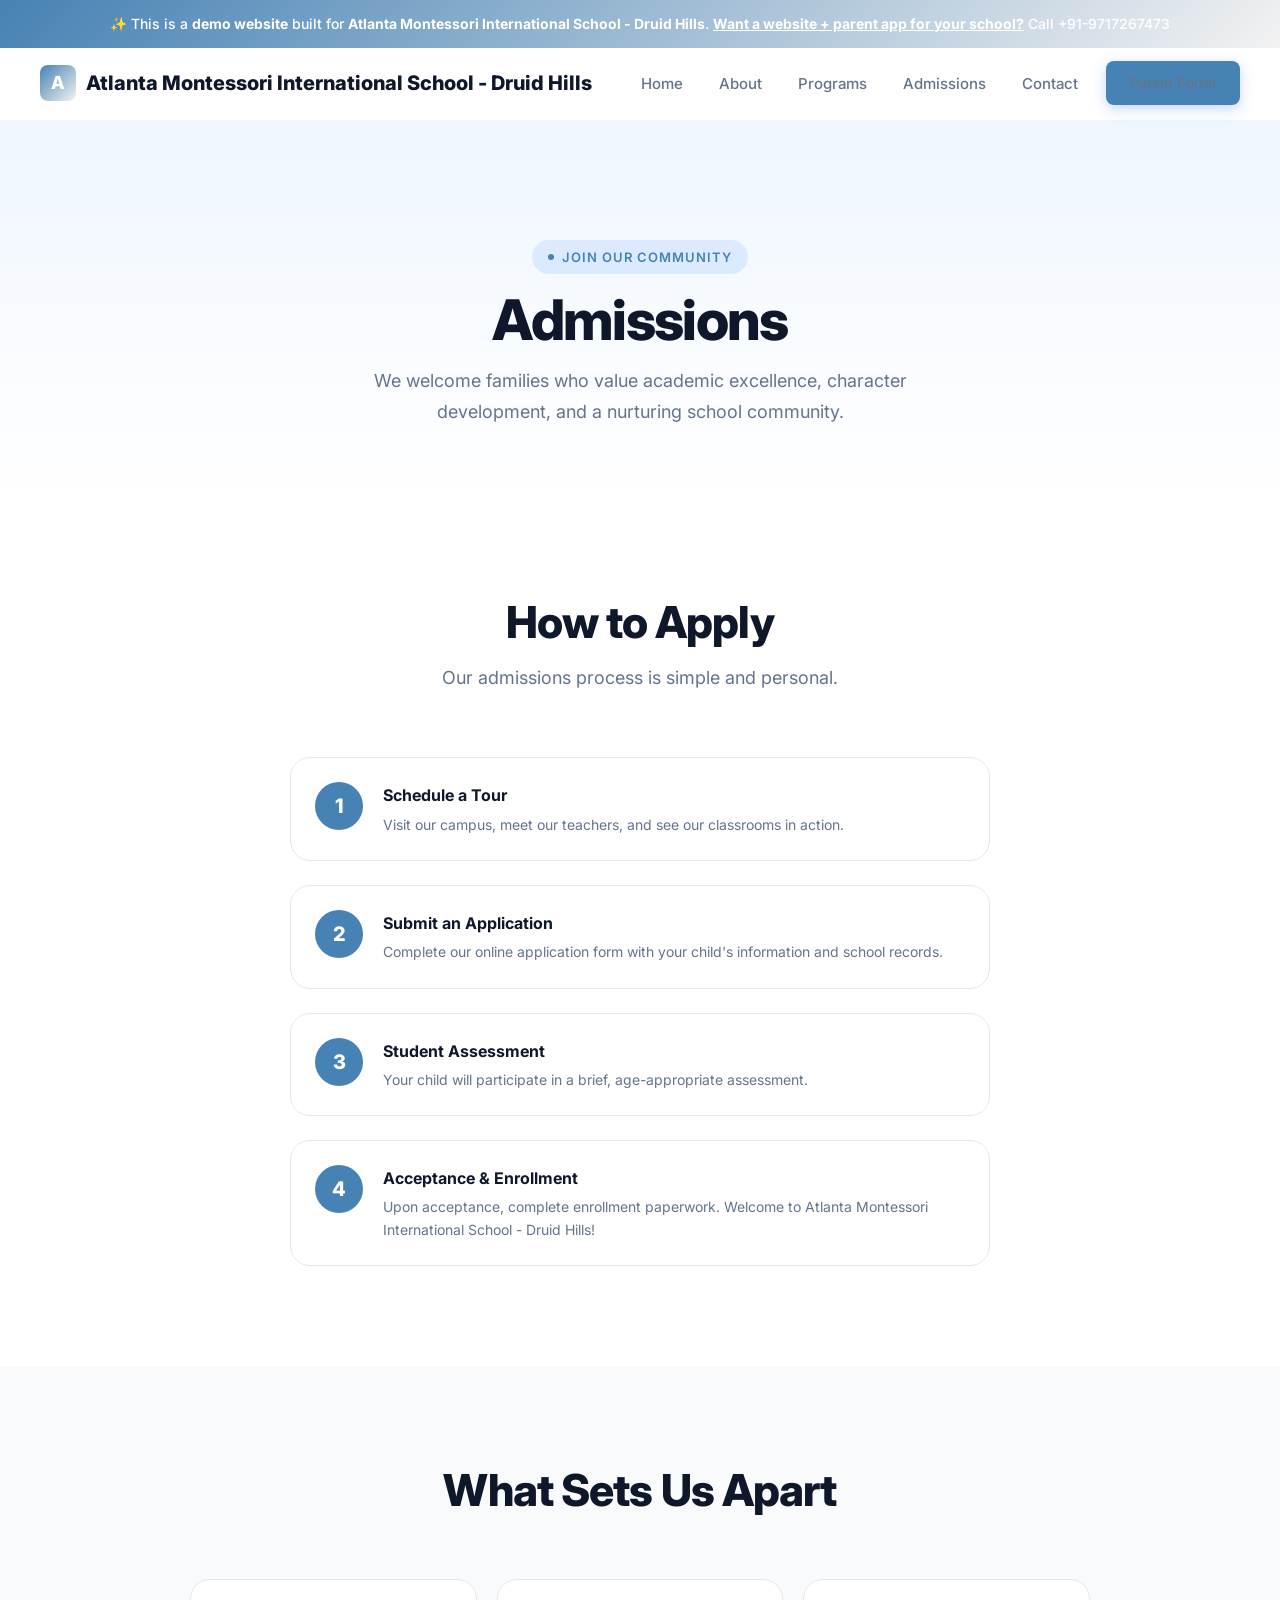
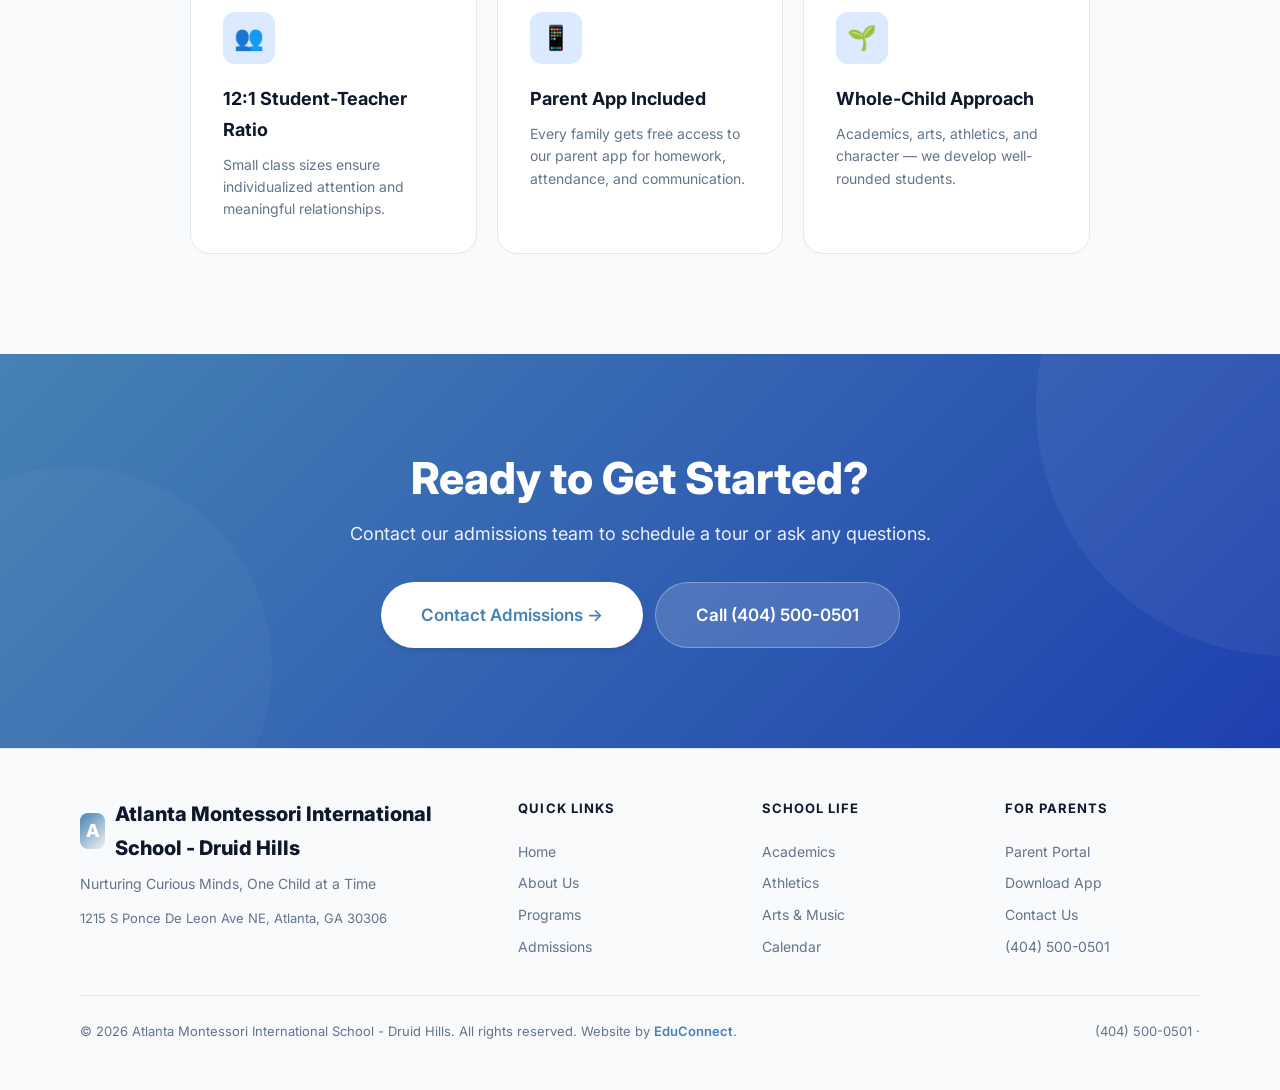
<file: admissions.html>
<!DOCTYPE html><html lang="en"><head>
  <meta charset="UTF-8"><meta name="viewport" content="width=device-width,initial-scale=1.0">
  <title>Admissions — Atlanta Montessori International School - Druid Hills</title>
  <meta name="description" content="Admissions — Atlanta Montessori International School - Druid Hills, a premier school in Atlanta, GA serving Pre-K – 8th Grade.">
  <meta property="og:title" content="Admissions — Atlanta Montessori International School - Druid Hills"><meta property="og:type" content="website">
  <link rel="preconnect" href="https://fonts.googleapis.com"><link rel="preconnect" href="https://fonts.gstatic.com" crossorigin>
  <link href="https://fonts.googleapis.com/css2?family=Inter:wght@400;500;600;700;800&display=swap" rel="stylesheet">
  <link rel="stylesheet" href="/styles.css"><script src="/main.js" defer></script>
</head><body><div class="demo-banner">
  ✨ This is a <strong>demo website</strong> built for <strong>Atlanta Montessori International School - Druid Hills</strong>.
  <a href="mailto:bhupender@myfirststepschool.com">Want a website + parent app for your school?</a> Call +91-9717267473
</div>
<nav class="navbar">
  <a href="/" class="logo"><span class="logo-icon">A</span>Atlanta Montessori International School - Druid Hills</a>
  <div class="nav-links">
    <a href="/">Home</a>
    <a href="/about.html">About</a>
    <a href="/programs.html">Programs</a>
    <a href="/admissions.html">Admissions</a>
    <a href="/contact.html">Contact</a>
    <a href="/parents.html" class="btn btn-primary" style="padding:10px 24px;font-size:14px">Parent Portal</a>
  </div>
  <button class="hamburger" aria-label="Toggle menu"><span></span><span></span><span></span></button>
</nav><main>
<section class="page-hero"><div class="container">
  <div class="badge animate-on-scroll mb-4">Join Our Community</div>
  <h1 class="heading-xl animate-on-scroll mb-4">Admissions</h1>
  <p class="text-lg text-muted max-w-lg mx-auto animate-on-scroll">We welcome families who value academic excellence, character development, and a nurturing school community.</p>
</div></section>
<section class="section-padding"><div class="container">
  <div class="text-center mb-16">
    <h2 class="heading-lg animate-on-scroll mb-4">How to Apply</h2>
    <p class="text-lg text-muted max-w-lg mx-auto animate-on-scroll">Our admissions process is simple and personal.</p>
  </div>
  <div class="admissions-steps">
    <div class="adm-step animate-on-scroll stagger-1"><div class="adm-step-num">1</div><div><h4>Schedule a Tour</h4><p>Visit our campus, meet our teachers, and see our classrooms in action.</p></div></div>
    <div class="adm-step animate-on-scroll stagger-2"><div class="adm-step-num">2</div><div><h4>Submit an Application</h4><p>Complete our online application form with your child's information and school records.</p></div></div>
    <div class="adm-step animate-on-scroll stagger-3"><div class="adm-step-num">3</div><div><h4>Student Assessment</h4><p>Your child will participate in a brief, age-appropriate assessment.</p></div></div>
    <div class="adm-step animate-on-scroll stagger-4"><div class="adm-step-num">4</div><div><h4>Acceptance &amp; Enrollment</h4><p>Upon acceptance, complete enrollment paperwork. Welcome to Atlanta Montessori International School - Druid Hills!</p></div></div>
  </div>
</div></section>
<section class="features-section section-padding"><div class="container">
  <div class="text-center mb-16"><h2 class="heading-lg animate-on-scroll mb-4">What Sets Us Apart</h2></div>
  <div class="features-grid" style="max-width:900px;margin:0 auto">
    <div class="feature-card animate-on-scroll stagger-1"><div class="feature-icon">👥</div><h3>12:1 Student-Teacher Ratio</h3><p>Small class sizes ensure individualized attention and meaningful relationships.</p></div>
    <div class="feature-card animate-on-scroll stagger-2"><div class="feature-icon">📱</div><h3>Parent App Included</h3><p>Every family gets free access to our parent app for homework, attendance, and communication.</p></div>
    <div class="feature-card animate-on-scroll stagger-3"><div class="feature-icon">🌱</div><h3>Whole-Child Approach</h3><p>Academics, arts, athletics, and character — we develop well-rounded students.</p></div>
  </div>
</div></section>
<section class="cta-section"><div class="container"><div class="cta-content animate-on-scroll">
  <h2>Ready to Get Started?</h2>
  <p>Contact our admissions team to schedule a tour or ask any questions.</p>
  <div class="cta-actions">
    <a href="/contact.html" class="btn btn-white btn-lg">Contact Admissions →</a>
    <a href="tel:(404) 500-0501" class="btn btn-lg" style="background:rgba(255,255,255,.15);color:white;border:1px solid rgba(255,255,255,.3)">Call (404) 500-0501</a>
  </div>
</div></div></section>
</main><footer class="footer">
  <div class="container">
    <div class="footer-grid">
      <div class="footer-brand">
        <div class="logo" style="margin-bottom:8px"><span class="logo-icon">A</span>Atlanta Montessori International School - Druid Hills</div>
        <p>Nurturing Curious Minds, One Child at a Time</p>
        <p style="margin-top:12px;font-size:13px">1215 S Ponce De Leon Ave NE, Atlanta, GA 30306</p>
      </div>
      <div class="footer-col"><h4>Quick Links</h4><a href="/">Home</a><a href="/about.html">About Us</a><a href="/programs.html">Programs</a><a href="/admissions.html">Admissions</a></div>
      <div class="footer-col"><h4>School Life</h4><a href="/programs.html">Academics</a><a href="/programs.html">Athletics</a><a href="/programs.html">Arts &amp; Music</a><a href="/contact.html">Calendar</a></div>
      <div class="footer-col"><h4>For Parents</h4><a href="/parents.html">Parent Portal</a><a href="/parents.html">Download App</a><a href="/contact.html">Contact Us</a><a href="tel:(404) 500-0501">(404) 500-0501</a></div>
    </div>
    <div class="footer-bottom">
      <p>&copy; 2026 Atlanta Montessori International School - Druid Hills. All rights reserved. Website by <a href="mailto:bhupender@myfirststepschool.com">EduConnect</a>.</p>
      <p>(404) 500-0501 &middot; <a href="mailto:"></a></p>
    </div>
  </div>
</footer></body></html>
</file>
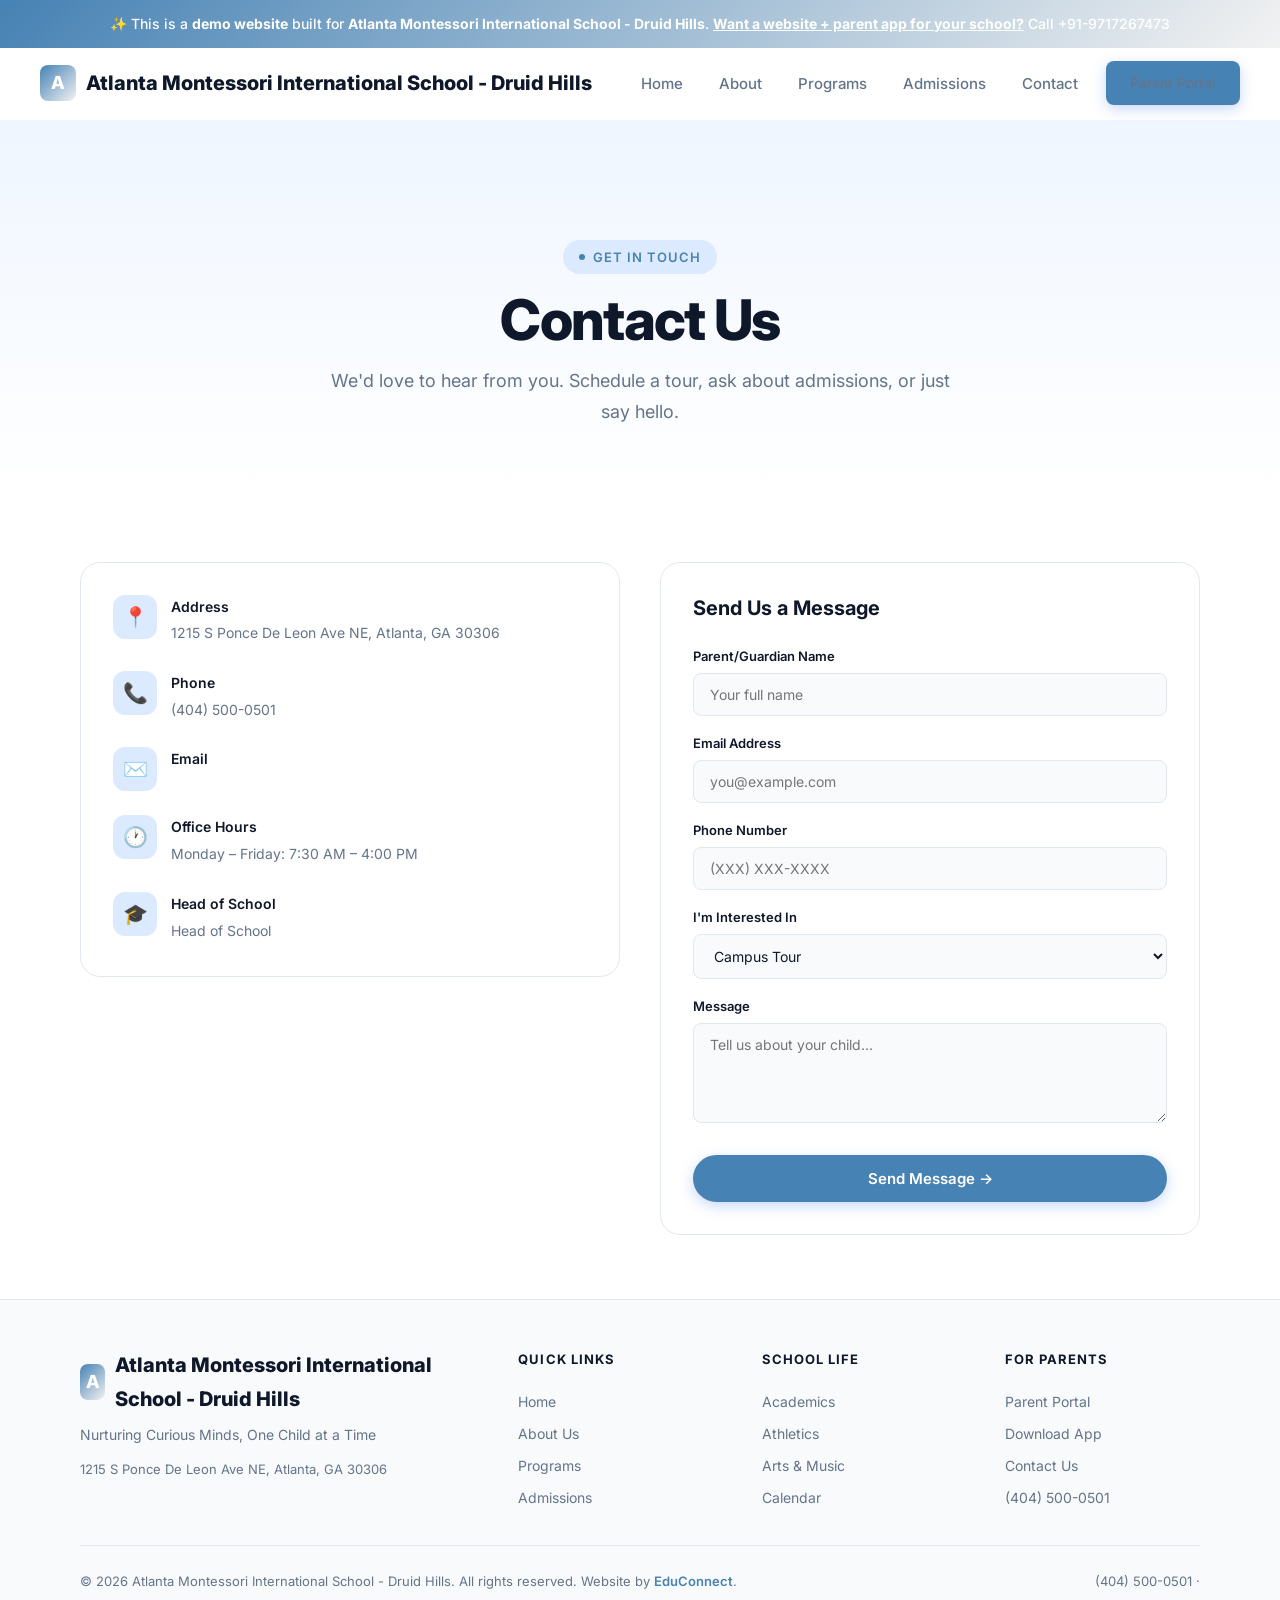
<file: contact.html>
<!DOCTYPE html><html lang="en"><head>
  <meta charset="UTF-8"><meta name="viewport" content="width=device-width,initial-scale=1.0">
  <title>Contact — Atlanta Montessori International School - Druid Hills</title>
  <meta name="description" content="Contact — Atlanta Montessori International School - Druid Hills, a premier school in Atlanta, GA serving Pre-K – 8th Grade.">
  <meta property="og:title" content="Contact — Atlanta Montessori International School - Druid Hills"><meta property="og:type" content="website">
  <link rel="preconnect" href="https://fonts.googleapis.com"><link rel="preconnect" href="https://fonts.gstatic.com" crossorigin>
  <link href="https://fonts.googleapis.com/css2?family=Inter:wght@400;500;600;700;800&display=swap" rel="stylesheet">
  <link rel="stylesheet" href="/styles.css"><script src="/main.js" defer></script>
</head><body><div class="demo-banner">
  ✨ This is a <strong>demo website</strong> built for <strong>Atlanta Montessori International School - Druid Hills</strong>.
  <a href="mailto:bhupender@myfirststepschool.com">Want a website + parent app for your school?</a> Call +91-9717267473
</div>
<nav class="navbar">
  <a href="/" class="logo"><span class="logo-icon">A</span>Atlanta Montessori International School - Druid Hills</a>
  <div class="nav-links">
    <a href="/">Home</a>
    <a href="/about.html">About</a>
    <a href="/programs.html">Programs</a>
    <a href="/admissions.html">Admissions</a>
    <a href="/contact.html">Contact</a>
    <a href="/parents.html" class="btn btn-primary" style="padding:10px 24px;font-size:14px">Parent Portal</a>
  </div>
  <button class="hamburger" aria-label="Toggle menu"><span></span><span></span><span></span></button>
</nav><main>
<section class="page-hero"><div class="container">
  <div class="badge animate-on-scroll mb-4">Get in Touch</div>
  <h1 class="heading-xl animate-on-scroll mb-4">Contact Us</h1>
  <p class="text-lg text-muted max-w-lg mx-auto animate-on-scroll">We'd love to hear from you. Schedule a tour, ask about admissions, or just say hello.</p>
</div></section>
<section class="content-section"><div class="container" style="max-width:1200px"><div class="contact-grid">
  <div>
    <div class="contact-info-card animate-on-scroll mb-8">
      <div class="contact-item"><div class="contact-icon">📍</div><div><h4>Address</h4><p>1215 S Ponce De Leon Ave NE, Atlanta, GA 30306</p></div></div>
      <div class="contact-item"><div class="contact-icon">📞</div><div><h4>Phone</h4><p>(404) 500-0501</p></div></div>
      <div class="contact-item"><div class="contact-icon">✉️</div><div><h4>Email</h4><p></p></div></div>
      <div class="contact-item"><div class="contact-icon">🕐</div><div><h4>Office Hours</h4><p>Monday – Friday: 7:30 AM – 4:00 PM</p></div></div>
      <div class="contact-item"><div class="contact-icon">🎓</div><div><h4>Head of School</h4><p>Head of School</p></div></div>
    </div>
  </div>
  <div class="contact-form animate-on-scroll">
    <h3 class="heading-sm mb-6">Send Us a Message</h3>
    <form action="mailto:" method="POST" enctype="text/plain">
      <div class="form-group"><label class="form-label">Parent/Guardian Name</label><input type="text" class="form-input" placeholder="Your full name" required></div>
      <div class="form-group"><label class="form-label">Email Address</label><input type="email" class="form-input" placeholder="you@example.com" required></div>
      <div class="form-group"><label class="form-label">Phone Number</label><input type="tel" class="form-input" placeholder="(XXX) XXX-XXXX"></div>
      <div class="form-group"><label class="form-label">I'm Interested In</label>
        <select class="form-input"><option>Campus Tour</option><option>Admissions Inquiry</option><option>Transfer Student</option><option>General Question</option></select>
      </div>
      <div class="form-group"><label class="form-label">Message</label><textarea class="form-textarea" placeholder="Tell us about your child..." rows="4" required></textarea></div>
      <button type="submit" class="btn btn-primary" style="width:100%">Send Message →</button>
    </form>
  </div>
</div></div></section>
</main><footer class="footer">
  <div class="container">
    <div class="footer-grid">
      <div class="footer-brand">
        <div class="logo" style="margin-bottom:8px"><span class="logo-icon">A</span>Atlanta Montessori International School - Druid Hills</div>
        <p>Nurturing Curious Minds, One Child at a Time</p>
        <p style="margin-top:12px;font-size:13px">1215 S Ponce De Leon Ave NE, Atlanta, GA 30306</p>
      </div>
      <div class="footer-col"><h4>Quick Links</h4><a href="/">Home</a><a href="/about.html">About Us</a><a href="/programs.html">Programs</a><a href="/admissions.html">Admissions</a></div>
      <div class="footer-col"><h4>School Life</h4><a href="/programs.html">Academics</a><a href="/programs.html">Athletics</a><a href="/programs.html">Arts &amp; Music</a><a href="/contact.html">Calendar</a></div>
      <div class="footer-col"><h4>For Parents</h4><a href="/parents.html">Parent Portal</a><a href="/parents.html">Download App</a><a href="/contact.html">Contact Us</a><a href="tel:(404) 500-0501">(404) 500-0501</a></div>
    </div>
    <div class="footer-bottom">
      <p>&copy; 2026 Atlanta Montessori International School - Druid Hills. All rights reserved. Website by <a href="mailto:bhupender@myfirststepschool.com">EduConnect</a>.</p>
      <p>(404) 500-0501 &middot; <a href="mailto:"></a></p>
    </div>
  </div>
</footer></body></html>
</file>
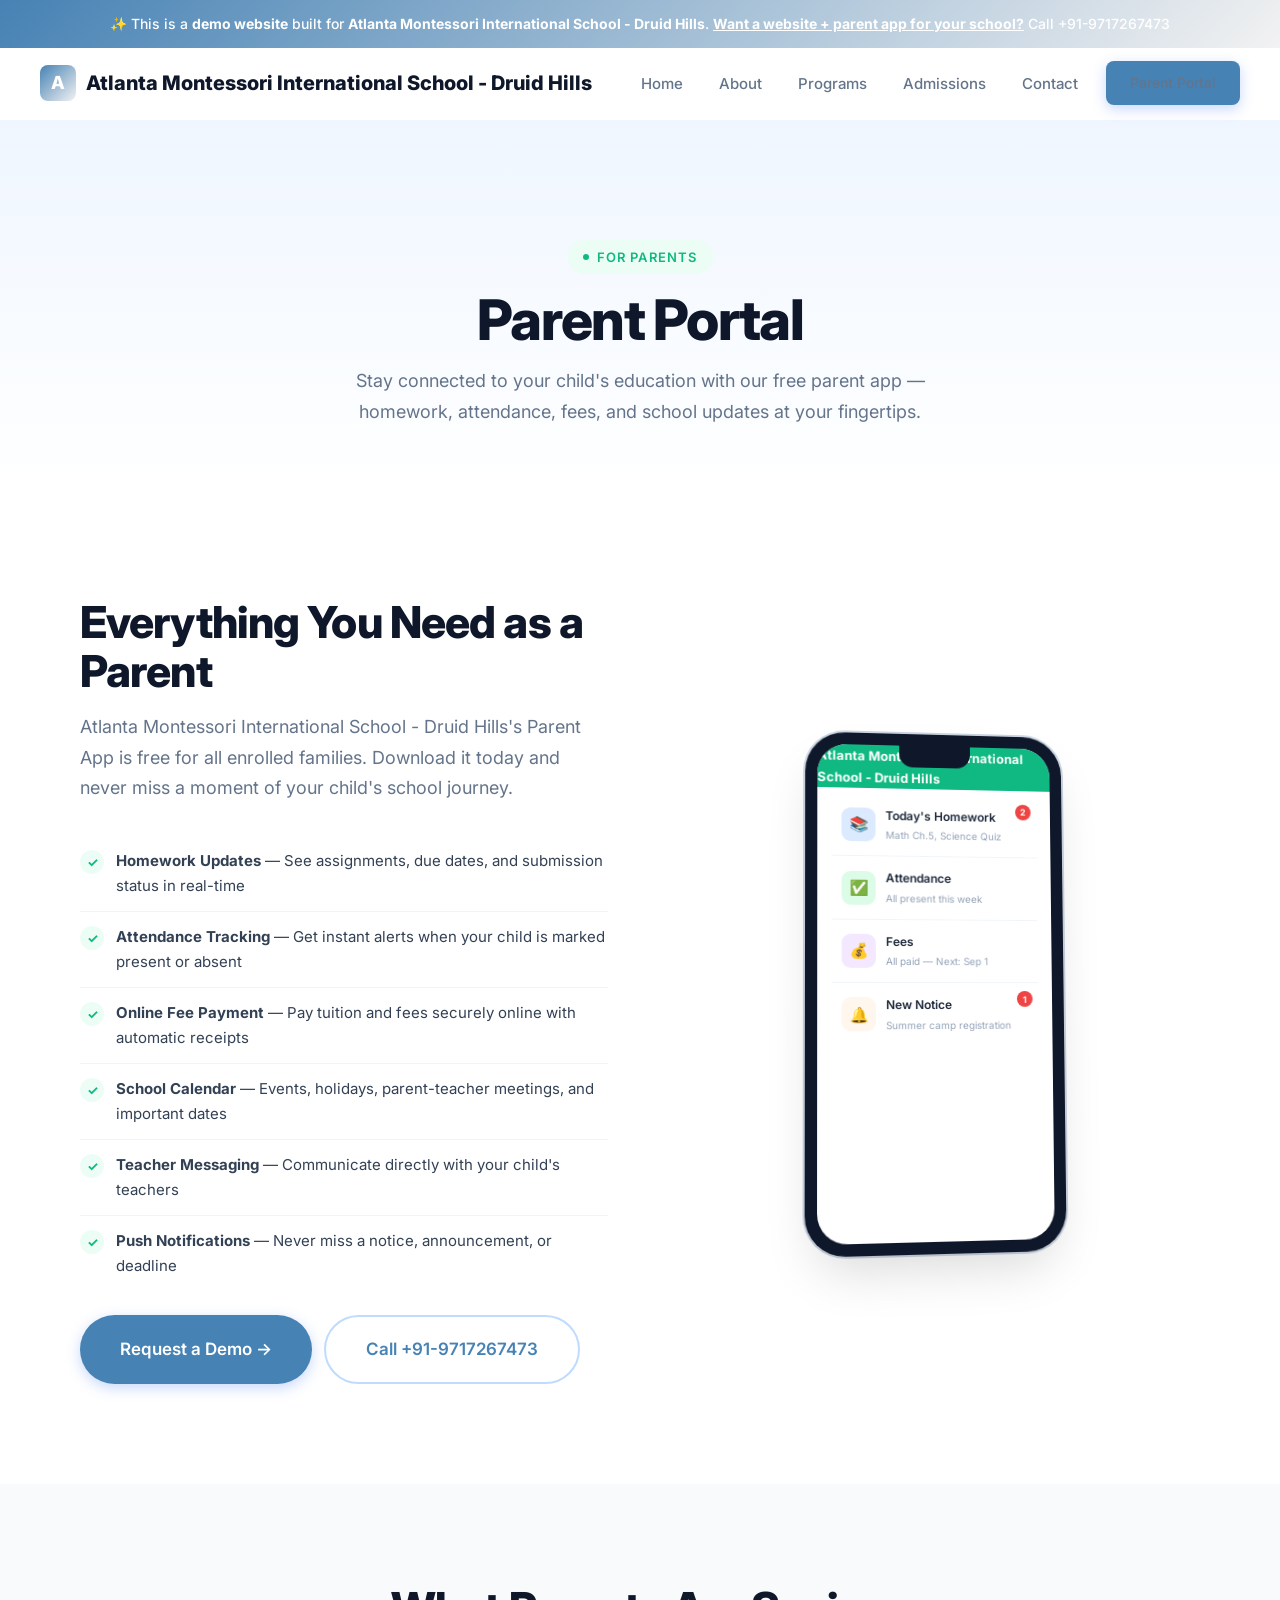
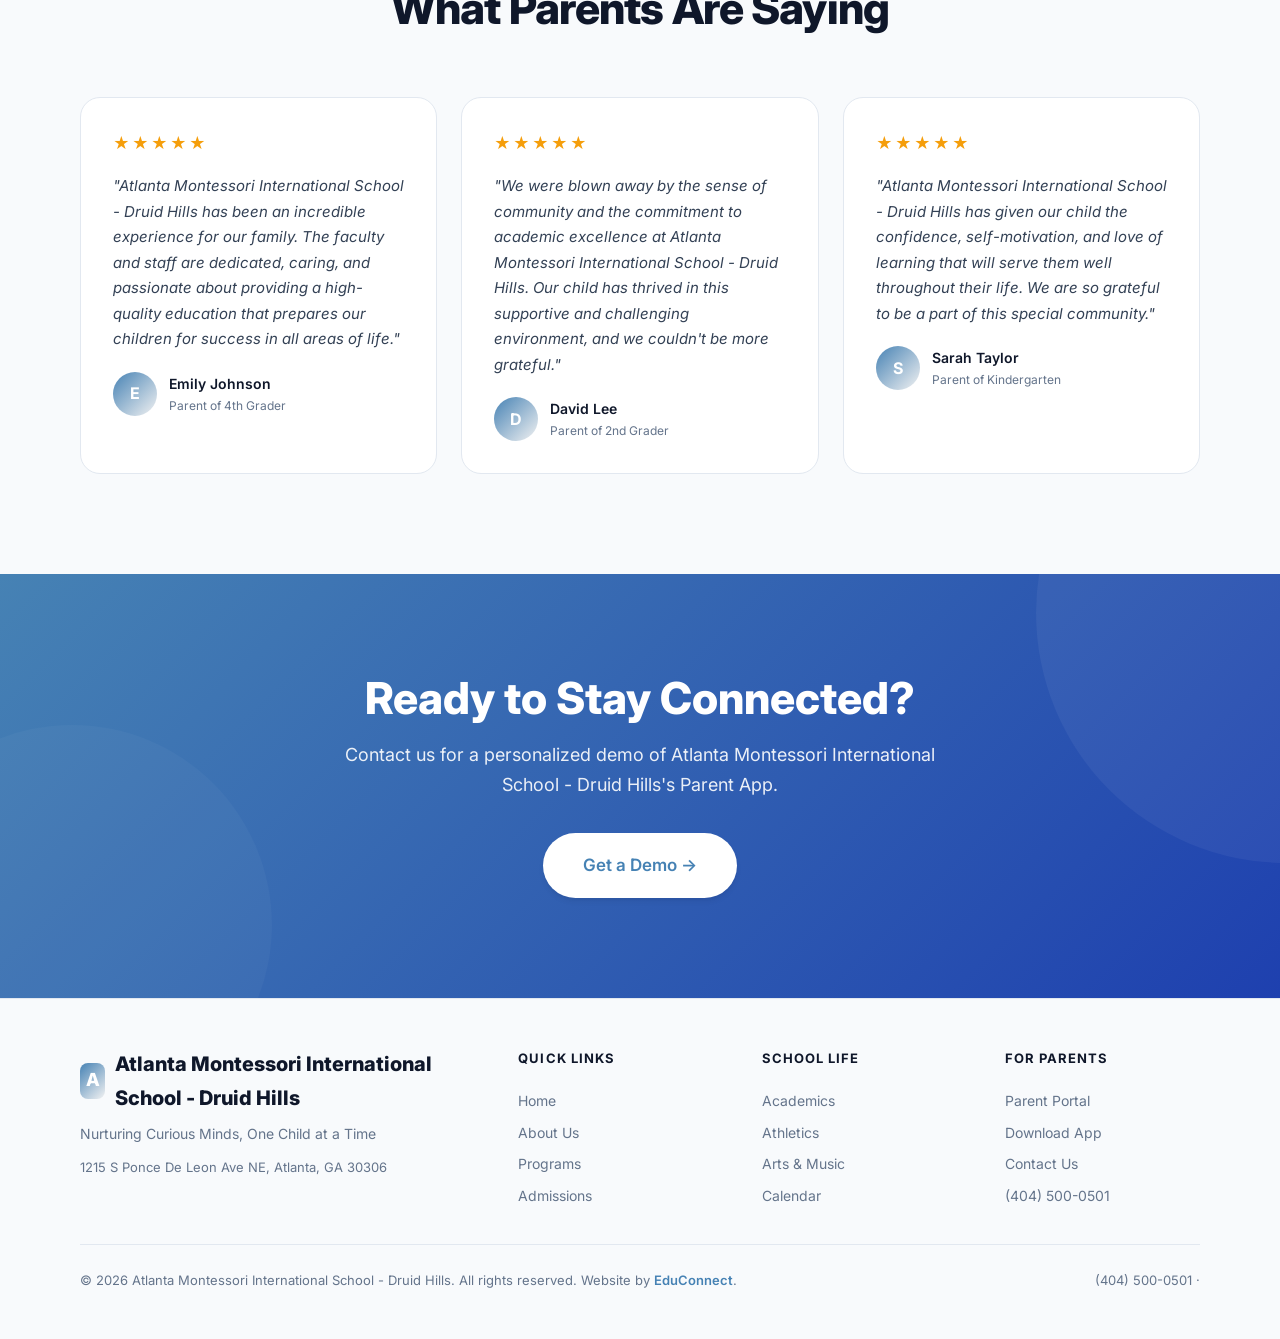
<file: parents.html>
<!DOCTYPE html><html lang="en"><head>
  <meta charset="UTF-8"><meta name="viewport" content="width=device-width,initial-scale=1.0">
  <title>Parent Portal — Atlanta Montessori International School - Druid Hills</title>
  <meta name="description" content="Parent Portal — Atlanta Montessori International School - Druid Hills, a premier school in Atlanta, GA serving Pre-K – 8th Grade.">
  <meta property="og:title" content="Parent Portal — Atlanta Montessori International School - Druid Hills"><meta property="og:type" content="website">
  <link rel="preconnect" href="https://fonts.googleapis.com"><link rel="preconnect" href="https://fonts.gstatic.com" crossorigin>
  <link href="https://fonts.googleapis.com/css2?family=Inter:wght@400;500;600;700;800&display=swap" rel="stylesheet">
  <link rel="stylesheet" href="/styles.css"><script src="/main.js" defer></script>
</head><body><div class="demo-banner">
  ✨ This is a <strong>demo website</strong> built for <strong>Atlanta Montessori International School - Druid Hills</strong>.
  <a href="mailto:bhupender@myfirststepschool.com">Want a website + parent app for your school?</a> Call +91-9717267473
</div>
<nav class="navbar">
  <a href="/" class="logo"><span class="logo-icon">A</span>Atlanta Montessori International School - Druid Hills</a>
  <div class="nav-links">
    <a href="/">Home</a>
    <a href="/about.html">About</a>
    <a href="/programs.html">Programs</a>
    <a href="/admissions.html">Admissions</a>
    <a href="/contact.html">Contact</a>
    <a href="/parents.html" class="btn btn-primary" style="padding:10px 24px;font-size:14px">Parent Portal</a>
  </div>
  <button class="hamburger" aria-label="Toggle menu"><span></span><span></span><span></span></button>
</nav><main>
<section class="page-hero"><div class="container">
  <div class="badge accent animate-on-scroll mb-4">For Parents</div>
  <h1 class="heading-xl animate-on-scroll mb-4">Parent Portal</h1>
  <p class="text-lg text-muted max-w-lg mx-auto animate-on-scroll">Stay connected to your child's education with our free parent app — homework, attendance, fees, and school updates at your fingertips.</p>
</div></section>
<section class="portal-section section-padding"><div class="container"><div class="portal-grid">
  <div>
    <h2 class="heading-lg animate-on-scroll mb-4">Everything You Need as a Parent</h2>
    <p class="text-lg text-muted animate-on-scroll mb-8">Atlanta Montessori International School - Druid Hills's Parent App is free for all enrolled families. Download it today and never miss a moment of your child's school journey.</p>
    <ul class="portal-features animate-on-scroll">
      <li><span class="pf-icon">✓</span><div><strong>Homework Updates</strong> — See assignments, due dates, and submission status in real-time</div></li>
      <li><span class="pf-icon">✓</span><div><strong>Attendance Tracking</strong> — Get instant alerts when your child is marked present or absent</div></li>
      <li><span class="pf-icon">✓</span><div><strong>Online Fee Payment</strong> — Pay tuition and fees securely online with automatic receipts</div></li>
      <li><span class="pf-icon">✓</span><div><strong>School Calendar</strong> — Events, holidays, parent-teacher meetings, and important dates</div></li>
      <li><span class="pf-icon">✓</span><div><strong>Teacher Messaging</strong> — Communicate directly with your child's teachers</div></li>
      <li><span class="pf-icon">✓</span><div><strong>Push Notifications</strong> — Never miss a notice, announcement, or deadline</div></li>
    </ul>
    <div class="animate-on-scroll" style="display:flex;gap:12px;flex-wrap:wrap;margin-top:24px">
      <a href="mailto:bhupender@myfirststepschool.com?subject=Parent App Demo" class="btn btn-primary btn-lg">Request a Demo →</a>
      <a href="tel:+919717267473" class="btn btn-outline btn-lg">Call +91-9717267473</a>
    </div>
  </div>
  <div class="animate-on-scroll" style="display:flex;justify-content:center">
    <div class="phone-mockup" style="transform:perspective(1000px) rotateY(6deg) rotateX(3deg)"><div class="phone-screen">
      <div class="phone-status-bar" style="background:var(--accent)">Atlanta Montessori International School - Druid Hills</div>
      <div class="phone-screen-content">
        <div class="phone-nav-item"><div class="phone-nav-icon blue">📚</div><div><div class="phone-nav-label">Today's Homework</div><div class="phone-nav-sub">Math Ch.5, Science Quiz</div></div><div class="phone-badge">2</div></div>
        <div class="phone-nav-item"><div class="phone-nav-icon green">✅</div><div><div class="phone-nav-label">Attendance</div><div class="phone-nav-sub">All present this week</div></div></div>
        <div class="phone-nav-item"><div class="phone-nav-icon purple">💰</div><div><div class="phone-nav-label">Fees</div><div class="phone-nav-sub">All paid — Next: Sep 1</div></div></div>
        <div class="phone-nav-item"><div class="phone-nav-icon orange">🔔</div><div><div class="phone-nav-label">New Notice</div><div class="phone-nav-sub">Summer camp registration</div></div><div class="phone-badge">1</div></div>
      </div>
      <div class="phone-bottom-bar">
        <div class="phone-tab active"><div style="font-size:14px">🏠</div>Home</div>
        <div class="phone-tab"><div style="font-size:14px">📚</div>Classes</div>
        <div class="phone-tab"><div style="font-size:14px">💬</div>Chat</div>
        <div class="phone-tab"><div style="font-size:14px">👤</div>Profile</div>
      </div>
    </div></div>
  </div>
</div></div></section>
<section class="testimonials-section section-padding"><div class="container">
  <div class="text-center mb-16"><h2 class="heading-lg animate-on-scroll mb-4">What Parents Are Saying</h2></div>
  <div class="testimonials-grid">
      <div class="testimonial-card animate-on-scroll stagger-1">
        <div class="stars"><span class="star">★</span><span class="star">★</span><span class="star">★</span><span class="star">★</span><span class="star">★</span></div>
        <p class="testimonial-text">"Atlanta Montessori International School - Druid Hills has been an incredible experience for our family. The faculty and staff are dedicated, caring, and passionate about providing a high-quality education that prepares our children for success in all areas of life."</p>
        <div class="testimonial-author"><div class="author-avatar">E</div>
        <div class="author-info"><div class="author-name">Emily Johnson</div><div class="author-role">Parent of 4th Grader</div></div></div>
      </div>
      <div class="testimonial-card animate-on-scroll stagger-2">
        <div class="stars"><span class="star">★</span><span class="star">★</span><span class="star">★</span><span class="star">★</span><span class="star">★</span></div>
        <p class="testimonial-text">"We were blown away by the sense of community and the commitment to academic excellence at Atlanta Montessori International School - Druid Hills. Our child has thrived in this supportive and challenging environment, and we couldn't be more grateful."</p>
        <div class="testimonial-author"><div class="author-avatar">D</div>
        <div class="author-info"><div class="author-name">David Lee</div><div class="author-role">Parent of 2nd Grader</div></div></div>
      </div>
      <div class="testimonial-card animate-on-scroll stagger-3">
        <div class="stars"><span class="star">★</span><span class="star">★</span><span class="star">★</span><span class="star">★</span><span class="star">★</span></div>
        <p class="testimonial-text">"Atlanta Montessori International School - Druid Hills has given our child the confidence, self-motivation, and love of learning that will serve them well throughout their life. We are so grateful to be a part of this special community."</p>
        <div class="testimonial-author"><div class="author-avatar">S</div>
        <div class="author-info"><div class="author-name">Sarah Taylor</div><div class="author-role">Parent of Kindergarten</div></div></div>
      </div></div>
</div></section>
<section class="cta-section"><div class="container"><div class="cta-content animate-on-scroll">
  <h2>Ready to Stay Connected?</h2>
  <p>Contact us for a personalized demo of Atlanta Montessori International School - Druid Hills's Parent App.</p>
  <div class="cta-actions"><a href="mailto:bhupender@myfirststepschool.com?subject=Demo Request" class="btn btn-white btn-lg">Get a Demo →</a></div>
</div></div></section>
</main><footer class="footer">
  <div class="container">
    <div class="footer-grid">
      <div class="footer-brand">
        <div class="logo" style="margin-bottom:8px"><span class="logo-icon">A</span>Atlanta Montessori International School - Druid Hills</div>
        <p>Nurturing Curious Minds, One Child at a Time</p>
        <p style="margin-top:12px;font-size:13px">1215 S Ponce De Leon Ave NE, Atlanta, GA 30306</p>
      </div>
      <div class="footer-col"><h4>Quick Links</h4><a href="/">Home</a><a href="/about.html">About Us</a><a href="/programs.html">Programs</a><a href="/admissions.html">Admissions</a></div>
      <div class="footer-col"><h4>School Life</h4><a href="/programs.html">Academics</a><a href="/programs.html">Athletics</a><a href="/programs.html">Arts &amp; Music</a><a href="/contact.html">Calendar</a></div>
      <div class="footer-col"><h4>For Parents</h4><a href="/parents.html">Parent Portal</a><a href="/parents.html">Download App</a><a href="/contact.html">Contact Us</a><a href="tel:(404) 500-0501">(404) 500-0501</a></div>
    </div>
    <div class="footer-bottom">
      <p>&copy; 2026 Atlanta Montessori International School - Druid Hills. All rights reserved. Website by <a href="mailto:bhupender@myfirststepschool.com">EduConnect</a>.</p>
      <p>(404) 500-0501 &middot; <a href="mailto:"></a></p>
    </div>
  </div>
</footer></body></html>
</file>
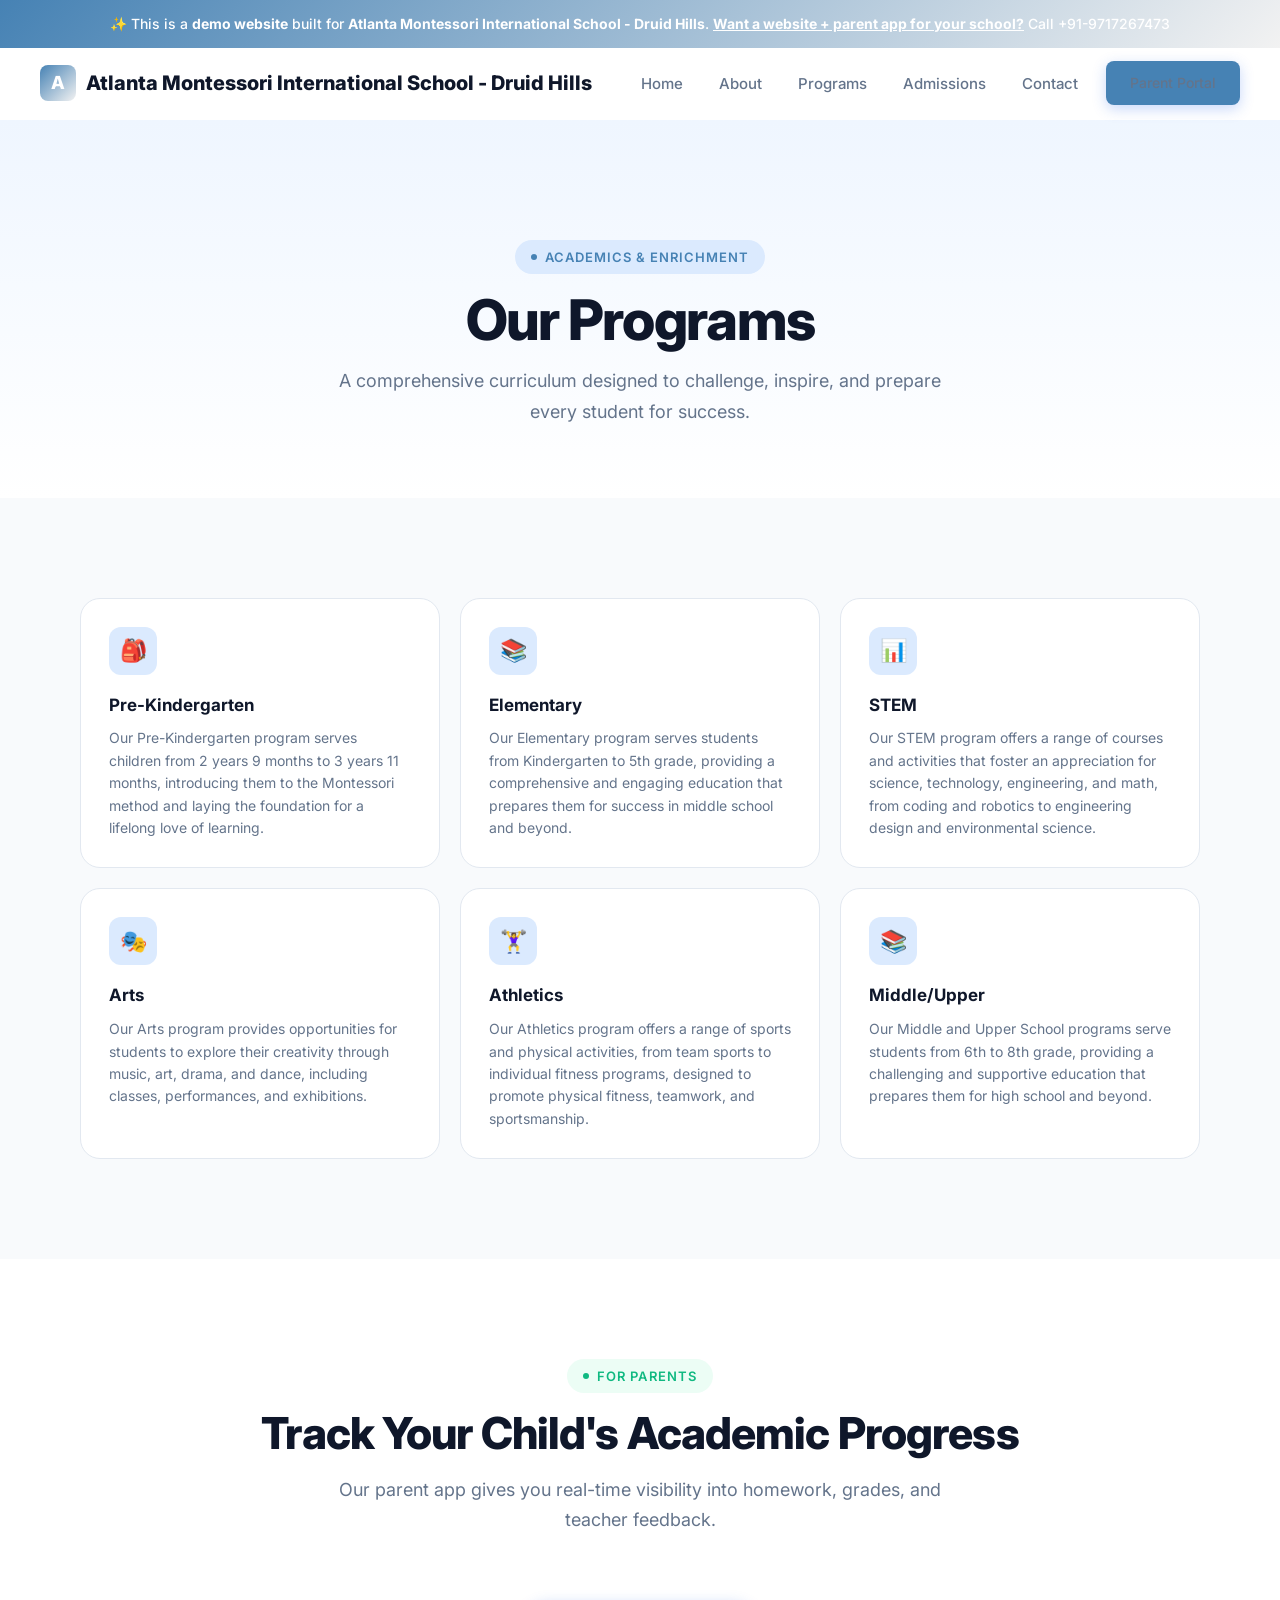
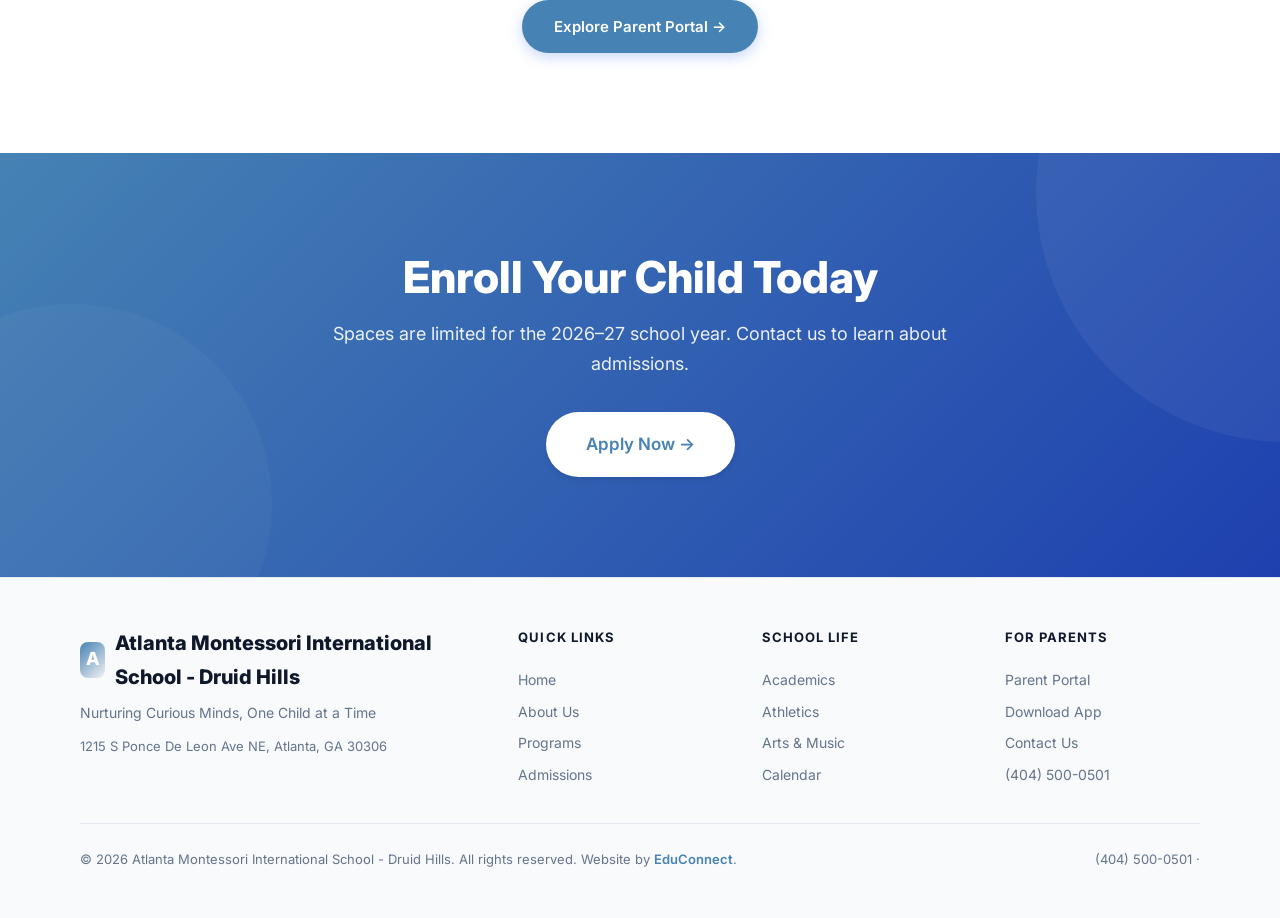
<file: programs.html>
<!DOCTYPE html><html lang="en"><head>
  <meta charset="UTF-8"><meta name="viewport" content="width=device-width,initial-scale=1.0">
  <title>Programs — Atlanta Montessori International School - Druid Hills</title>
  <meta name="description" content="Programs — Atlanta Montessori International School - Druid Hills, a premier school in Atlanta, GA serving Pre-K – 8th Grade.">
  <meta property="og:title" content="Programs — Atlanta Montessori International School - Druid Hills"><meta property="og:type" content="website">
  <link rel="preconnect" href="https://fonts.googleapis.com"><link rel="preconnect" href="https://fonts.gstatic.com" crossorigin>
  <link href="https://fonts.googleapis.com/css2?family=Inter:wght@400;500;600;700;800&display=swap" rel="stylesheet">
  <link rel="stylesheet" href="/styles.css"><script src="/main.js" defer></script>
</head><body><div class="demo-banner">
  ✨ This is a <strong>demo website</strong> built for <strong>Atlanta Montessori International School - Druid Hills</strong>.
  <a href="mailto:bhupender@myfirststepschool.com">Want a website + parent app for your school?</a> Call +91-9717267473
</div>
<nav class="navbar">
  <a href="/" class="logo"><span class="logo-icon">A</span>Atlanta Montessori International School - Druid Hills</a>
  <div class="nav-links">
    <a href="/">Home</a>
    <a href="/about.html">About</a>
    <a href="/programs.html">Programs</a>
    <a href="/admissions.html">Admissions</a>
    <a href="/contact.html">Contact</a>
    <a href="/parents.html" class="btn btn-primary" style="padding:10px 24px;font-size:14px">Parent Portal</a>
  </div>
  <button class="hamburger" aria-label="Toggle menu"><span></span><span></span><span></span></button>
</nav><main>
<section class="page-hero"><div class="container">
  <div class="badge animate-on-scroll mb-4">Academics &amp; Enrichment</div>
  <h1 class="heading-xl animate-on-scroll mb-4">Our Programs</h1>
  <p class="text-lg text-muted max-w-lg mx-auto animate-on-scroll">A comprehensive curriculum designed to challenge, inspire, and prepare every student for success.</p>
</div></section>
<section class="section-padding" style="background:var(--bg-alt)"><div class="container">
  <div class="programs-grid">
      <div class="program-card animate-on-scroll stagger-1">
        <div class="program-icon">🎒</div><h3>Pre-Kindergarten</h3><p>Our Pre-Kindergarten program serves children from 2 years 9 months to 3 years 11 months, introducing them to the Montessori method and laying the foundation for a lifelong love of learning.</p>
      </div>
      <div class="program-card animate-on-scroll stagger-2">
        <div class="program-icon">📚</div><h3>Elementary</h3><p>Our Elementary program serves students from Kindergarten to 5th grade, providing a comprehensive and engaging education that prepares them for success in middle school and beyond.</p>
      </div>
      <div class="program-card animate-on-scroll stagger-3">
        <div class="program-icon">📊</div><h3>STEM</h3><p>Our STEM program offers a range of courses and activities that foster an appreciation for science, technology, engineering, and math, from coding and robotics to engineering design and environmental science.</p>
      </div>
      <div class="program-card animate-on-scroll stagger-4">
        <div class="program-icon">🎭</div><h3>Arts</h3><p>Our Arts program provides opportunities for students to explore their creativity through music, art, drama, and dance, including classes, performances, and exhibitions.</p>
      </div>
      <div class="program-card animate-on-scroll stagger-5">
        <div class="program-icon">🏋️‍♀️</div><h3>Athletics</h3><p>Our Athletics program offers a range of sports and physical activities, from team sports to individual fitness programs, designed to promote physical fitness, teamwork, and sportsmanship.</p>
      </div>
      <div class="program-card animate-on-scroll stagger-6">
        <div class="program-icon">📚</div><h3>Middle/Upper</h3><p>Our Middle and Upper School programs serve students from 6th to 8th grade, providing a challenging and supportive education that prepares them for high school and beyond.</p>
      </div></div>
</div></section>
<section class="portal-section section-padding"><div class="container">
  <div class="text-center mb-16">
    <div class="badge accent animate-on-scroll mb-4">For Parents</div>
    <h2 class="heading-lg animate-on-scroll mb-4">Track Your Child's Academic Progress</h2>
    <p class="text-lg text-muted max-w-lg mx-auto animate-on-scroll">Our parent app gives you real-time visibility into homework, grades, and teacher feedback.</p>
  </div>
  <div class="text-center animate-on-scroll"><a href="/parents.html" class="btn btn-primary">Explore Parent Portal →</a></div>
</div></section>
<section class="cta-section"><div class="container"><div class="cta-content animate-on-scroll">
  <h2>Enroll Your Child Today</h2>
  <p>Spaces are limited for the 2026–27 school year. Contact us to learn about admissions.</p>
  <div class="cta-actions"><a href="/admissions.html" class="btn btn-white btn-lg">Apply Now →</a></div>
</div></div></section>
</main><footer class="footer">
  <div class="container">
    <div class="footer-grid">
      <div class="footer-brand">
        <div class="logo" style="margin-bottom:8px"><span class="logo-icon">A</span>Atlanta Montessori International School - Druid Hills</div>
        <p>Nurturing Curious Minds, One Child at a Time</p>
        <p style="margin-top:12px;font-size:13px">1215 S Ponce De Leon Ave NE, Atlanta, GA 30306</p>
      </div>
      <div class="footer-col"><h4>Quick Links</h4><a href="/">Home</a><a href="/about.html">About Us</a><a href="/programs.html">Programs</a><a href="/admissions.html">Admissions</a></div>
      <div class="footer-col"><h4>School Life</h4><a href="/programs.html">Academics</a><a href="/programs.html">Athletics</a><a href="/programs.html">Arts &amp; Music</a><a href="/contact.html">Calendar</a></div>
      <div class="footer-col"><h4>For Parents</h4><a href="/parents.html">Parent Portal</a><a href="/parents.html">Download App</a><a href="/contact.html">Contact Us</a><a href="tel:(404) 500-0501">(404) 500-0501</a></div>
    </div>
    <div class="footer-bottom">
      <p>&copy; 2026 Atlanta Montessori International School - Druid Hills. All rights reserved. Website by <a href="mailto:bhupender@myfirststepschool.com">EduConnect</a>.</p>
      <p>(404) 500-0501 &middot; <a href="mailto:"></a></p>
    </div>
  </div>
</footer></body></html>
</file>
<file: styles.css>
/* ===== DESIGN SYSTEM — LIGHT PROFESSIONAL ===== */
:root{
  --primary:#4682B4;--primary-50:#eff6ff;--primary-100:#dbeafe;--primary-200:#bfdbfe;
  --primary-500:#4682B4;--primary-600:#1d4ed8;--primary-700:#1e40af;
  --secondary:#F2F2F2;--accent:#10b981;--accent-50:#ecfdf5;
  --white:#fff;--gray-50:#f8fafc;--gray-100:#f1f5f9;--gray-200:#e2e8f0;--gray-300:#cbd5e1;
  --gray-400:#94a3b8;--gray-500:#64748b;--gray-600:#475569;--gray-700:#334155;
  --gray-800:#1e293b;--gray-900:#0f172a;
  --bg:var(--white);--bg-alt:var(--gray-50);--text:var(--gray-700);
  --text-heading:var(--gray-900);--text-muted:var(--gray-500);--border:var(--gray-200);
  --shadow-sm:0 1px 3px rgba(0,0,0,.06),0 1px 2px rgba(0,0,0,.04);
  --shadow-md:0 4px 6px -1px rgba(0,0,0,.07),0 2px 4px -2px rgba(0,0,0,.05);
  --shadow-lg:0 10px 15px -3px rgba(0,0,0,.08),0 4px 6px -4px rgba(0,0,0,.04);
  --shadow-xl:0 20px 25px -5px rgba(0,0,0,.08),0 8px 10px -6px rgba(0,0,0,.04);
  --shadow-2xl:0 25px 50px -12px rgba(0,0,0,.15);
  --shadow-primary:0 4px 14px rgba(37,99,235,.25);
  --radius-sm:8px;--radius-md:12px;--radius-lg:16px;--radius-xl:20px;--radius-2xl:24px;--radius-full:9999px;
  --font:'Inter',-apple-system,BlinkMacSystemFont,'Segoe UI',sans-serif;
}
*,*::before,*::after{margin:0;padding:0;box-sizing:border-box}
html{scroll-behavior:smooth;-webkit-font-smoothing:antialiased}
body{font-family:var(--font);background:var(--bg);color:var(--text);line-height:1.7;overflow-x:hidden;font-size:16px}
a{color:inherit;text-decoration:none}img{max-width:100%;display:block}button{font-family:inherit;cursor:pointer}
.container{max-width:1200px;margin:0 auto;padding:0 24px}
@media(min-width:768px){.container{padding:0 40px}}
.section-padding{padding:80px 0}
@media(min-width:768px){.section-padding{padding:100px 0}}
.badge{display:inline-flex;align-items:center;gap:8px;padding:6px 16px;font-size:13px;font-weight:600;text-transform:uppercase;letter-spacing:.08em;border-radius:var(--radius-full);background:var(--primary-100);color:var(--primary)}
.badge::before{content:'';width:6px;height:6px;border-radius:50%;background:var(--primary);animation:pulse 2s infinite}
.badge.accent{background:var(--accent-50);color:var(--accent)}.badge.accent::before{background:var(--accent)}
.heading-xl{font-size:clamp(32px,5vw,56px);font-weight:800;line-height:1.08;letter-spacing:-.03em;color:var(--text-heading)}
.heading-lg{font-size:clamp(28px,4vw,44px);font-weight:800;line-height:1.12;letter-spacing:-.02em;color:var(--text-heading)}
.heading-md{font-size:clamp(22px,3vw,32px);font-weight:700;line-height:1.2;color:var(--text-heading)}
.heading-sm{font-size:20px;font-weight:700;line-height:1.3;color:var(--text-heading)}
.text-lg{font-size:18px;line-height:1.7;color:var(--text)}
.text-base{font-size:16px;line-height:1.7;color:var(--text)}
.text-sm{font-size:14px;line-height:1.6;color:var(--text-muted)}
.text-center{text-align:center}.text-muted{color:var(--text-muted)}
.gradient-text{background:linear-gradient(135deg,var(--primary),var(--secondary));-webkit-background-clip:text;-webkit-text-fill-color:transparent;background-clip:text}
.max-w-lg{max-width:640px}.mx-auto{margin-left:auto;margin-right:auto}
.mb-4{margin-bottom:16px}.mb-6{margin-bottom:24px}.mb-8{margin-bottom:32px}
.mb-12{margin-bottom:48px}.mb-16{margin-bottom:64px}
.btn{display:inline-flex;align-items:center;justify-content:center;gap:8px;padding:14px 32px;font-size:15px;font-weight:600;border-radius:var(--radius-full);border:none;cursor:pointer;transition:all .25s cubic-bezier(.4,0,.2,1);text-decoration:none;white-space:nowrap}
.btn-primary{background:var(--primary);color:var(--white);box-shadow:var(--shadow-primary)}
.btn-primary:hover{background:var(--primary-600);transform:translateY(-2px);box-shadow:0 8px 24px rgba(37,99,235,.3)}
.btn-lg{padding:18px 40px;font-size:17px}
.btn-outline{background:transparent;color:var(--primary);border:2px solid var(--primary-200)}
.btn-outline:hover{background:var(--primary-50);border-color:var(--primary);transform:translateY(-2px)}
.btn-white{background:var(--white);color:var(--primary);box-shadow:var(--shadow-md)}
.btn-white:hover{transform:translateY(-2px);box-shadow:var(--shadow-lg)}
.demo-banner{background:linear-gradient(135deg,var(--primary),var(--secondary));color:var(--white);text-align:center;padding:12px 24px;font-size:14px;font-weight:500;position:relative;z-index:200}
.demo-banner strong{font-weight:700}.demo-banner a{color:var(--white);text-decoration:underline;font-weight:700}
.navbar{position:sticky;top:0;z-index:100;display:flex;justify-content:space-between;align-items:center;padding:0 24px;height:72px;background:rgba(255,255,255,.92);backdrop-filter:blur(20px) saturate(180%);border-bottom:1px solid transparent;transition:all .3s ease}
@media(min-width:768px){.navbar{padding:0 40px}}
.navbar.scrolled{border-bottom-color:var(--border);box-shadow:var(--shadow-sm)}
.logo{display:flex;align-items:center;gap:10px;font-size:18px;font-weight:800;color:var(--text-heading)}
@media(min-width:768px){.logo{font-size:20px}}
.logo-icon{width:36px;height:36px;border-radius:var(--radius-sm);background:linear-gradient(135deg,var(--primary),var(--secondary));display:flex;align-items:center;justify-content:center;color:white;font-size:18px;font-weight:800}
.nav-links{display:flex;gap:4px;align-items:center}
.nav-links a{padding:8px 16px;font-size:15px;font-weight:500;color:var(--text-muted);border-radius:var(--radius-sm);transition:all .2s ease}
.nav-links a:hover{color:var(--text-heading);background:var(--gray-50)}
.nav-links .btn{margin-left:8px}
.hamburger{display:none;background:none;border:none;padding:8px;min-height:44px;min-width:44px;flex-direction:column;justify-content:center;align-items:center}
.hamburger span{display:block;width:22px;height:2px;background:var(--gray-700);margin:3px 0;transition:all .3s ease;border-radius:2px}
.hamburger.active span:nth-child(1){transform:rotate(45deg) translate(4px,4px)}
.hamburger.active span:nth-child(2){opacity:0}
.hamburger.active span:nth-child(3){transform:rotate(-45deg) translate(4px,-4px)}
@media(max-width:768px){.hamburger{display:flex}.nav-links{display:none;position:fixed;top:72px;left:0;right:0;bottom:0;background:var(--white);flex-direction:column;align-items:center;justify-content:center;gap:16px;z-index:200}.nav-links.open{display:flex}.nav-links a{font-size:18px;padding:12px 24px}}
.hero{position:relative;overflow:hidden;background:linear-gradient(180deg,var(--primary-50) 0%,var(--white) 100%)}
.hero-inner{display:grid;grid-template-columns:1fr;gap:48px;align-items:center;padding:60px 0 80px}
@media(min-width:1024px){.hero-inner{grid-template-columns:1fr 1fr;gap:64px;padding:80px 0 100px}}
.hero-content{max-width:560px}
@media(max-width:1023px){.hero-content{text-align:center;margin:0 auto}}
.hero-actions{display:flex;gap:12px;flex-wrap:wrap}
@media(max-width:1023px){.hero-actions{justify-content:center}}
.hero-visual{display:flex;justify-content:center;align-items:center;position:relative}
.school-illustration{position:relative;width:100%;max-width:480px;aspect-ratio:4/3;border-radius:var(--radius-2xl);overflow:hidden;background:linear-gradient(135deg,var(--primary-100),var(--primary-50));border:1px solid var(--primary-200);box-shadow:var(--shadow-xl)}
.school-illustration-inner{width:100%;height:100%;display:flex;flex-direction:column;align-items:center;justify-content:center;gap:16px;padding:32px}
.school-building{font-size:80px;line-height:1}
.school-illustration h3{font-size:18px;font-weight:700;color:var(--primary-700);text-align:center}
.school-illustration p{font-size:13px;color:var(--primary-600);text-align:center;font-weight:500}
.hero-info-cards{display:flex;gap:12px;flex-wrap:wrap;margin-top:20px}
@media(max-width:1023px){.hero-info-cards{justify-content:center}}
.info-chip{display:flex;align-items:center;gap:6px;padding:8px 16px;background:var(--white);border:1px solid var(--border);border-radius:var(--radius-full);font-size:13px;font-weight:500;color:var(--gray-600);box-shadow:var(--shadow-sm)}
.info-chip .ic-icon{font-size:16px}
.float-card{position:absolute;background:var(--white);border-radius:var(--radius-lg);box-shadow:var(--shadow-xl);padding:14px 18px;display:flex;align-items:center;gap:10px;font-size:13px;font-weight:600;color:var(--gray-800);animation:float-gentle 4s ease-in-out infinite;z-index:5;white-space:nowrap}
.float-card.card-1{top:10%;right:-20px;animation-delay:0s}
.float-card.card-2{bottom:20%;left:-30px;animation-delay:1.5s}
.float-card.card-3{top:55%;right:-30px;animation-delay:3s}
.float-card .fc-icon{width:32px;height:32px;border-radius:8px;display:flex;align-items:center;justify-content:center;font-size:15px}
.float-card .fc-icon.green{background:#dcfce7;color:#16a34a}
.float-card .fc-icon.blue{background:var(--primary-100);color:var(--primary)}
.float-card .fc-icon.purple{background:#f3e8ff;color:#9333ea}
.welcome-section{background:var(--white)}
.welcome-grid{display:grid;grid-template-columns:1fr;gap:40px;align-items:center}
@media(min-width:768px){.welcome-grid{grid-template-columns:auto 1fr;gap:48px}}
.principal-card{display:flex;flex-direction:column;align-items:center;text-align:center;gap:16px}
.principal-avatar{width:120px;height:120px;border-radius:50%;background:linear-gradient(135deg,var(--primary),var(--secondary));display:flex;align-items:center;justify-content:center;font-size:48px;color:white;box-shadow:var(--shadow-lg)}
.principal-name{font-size:16px;font-weight:700;color:var(--text-heading)}
.principal-title{font-size:13px;color:var(--text-muted)}
.welcome-text blockquote{font-size:18px;font-style:italic;color:var(--text);line-height:1.8;border-left:4px solid var(--primary);padding-left:24px;margin-bottom:20px}
.welcome-text p{font-size:15px;color:var(--text-muted);line-height:1.7}
.features-section{background:var(--bg-alt)}
.features-grid{display:grid;grid-template-columns:1fr;gap:20px}
@media(min-width:640px){.features-grid{grid-template-columns:repeat(2,1fr)}}
@media(min-width:1024px){.features-grid{grid-template-columns:repeat(3,1fr)}}
.feature-card{position:relative;padding:32px;border-radius:var(--radius-xl);background:var(--white);border:1px solid var(--border);transition:all .3s ease;overflow:hidden}
.feature-card:hover{transform:translateY(-4px);box-shadow:var(--shadow-lg);border-color:var(--primary-200)}
.feature-icon{width:52px;height:52px;border-radius:var(--radius-md);background:var(--primary-100);display:flex;align-items:center;justify-content:center;margin-bottom:20px;font-size:24px;transition:transform .3s ease}
.feature-card:hover .feature-icon{transform:scale(1.1)}
.feature-card h3{font-size:18px;font-weight:700;color:var(--text-heading);margin-bottom:8px}
.feature-card p{font-size:14px;color:var(--text-muted);line-height:1.6}
.programs-section{background:var(--white)}
.programs-grid{display:grid;grid-template-columns:1fr;gap:20px}
@media(min-width:640px){.programs-grid{grid-template-columns:repeat(2,1fr)}}
@media(min-width:1024px){.programs-grid{grid-template-columns:repeat(3,1fr)}}
.program-card{padding:28px;border-radius:var(--radius-xl);background:var(--white);border:1px solid var(--border);transition:all .3s ease;position:relative;overflow:hidden}
.program-card::before{content:'';position:absolute;top:0;left:0;right:0;height:3px;background:linear-gradient(90deg,var(--primary),var(--secondary));transform:scaleX(0);transform-origin:left;transition:transform .3s ease}
.program-card:hover{transform:translateY(-4px);box-shadow:var(--shadow-lg);border-color:var(--primary-200)}
.program-card:hover::before{transform:scaleX(1)}
.program-icon{width:48px;height:48px;border-radius:var(--radius-md);background:var(--primary-100);display:flex;align-items:center;justify-content:center;margin-bottom:16px;font-size:22px}
.program-card h3{font-size:17px;font-weight:700;color:var(--text-heading);margin-bottom:8px}
.program-card p{font-size:14px;color:var(--text-muted);line-height:1.6}
.stats-section{background:linear-gradient(135deg,var(--primary),var(--primary-700));color:var(--white);padding:64px 0}
.stats-grid{display:grid;grid-template-columns:repeat(2,1fr);gap:32px;text-align:center}
@media(min-width:768px){.stats-grid{grid-template-columns:repeat(4,1fr)}}
.stat-value{font-size:clamp(32px,4vw,48px);font-weight:800;line-height:1}
.stat-label{font-size:14px;opacity:.8;margin-top:8px;font-weight:500}
.events-section{background:var(--bg-alt)}
.events-grid{display:grid;grid-template-columns:1fr;gap:16px;max-width:800px;margin:0 auto}
@media(min-width:640px){.events-grid{grid-template-columns:repeat(2,1fr)}}
.event-card{display:flex;gap:16px;padding:24px;border-radius:var(--radius-xl);background:var(--white);border:1px solid var(--border);transition:all .3s ease}
.event-card:hover{box-shadow:var(--shadow-md);border-color:var(--primary-200)}
.event-date{min-width:56px;text-align:center;padding:8px;border-radius:var(--radius-md);background:var(--primary-100)}
.event-date .month{font-size:11px;font-weight:700;text-transform:uppercase;color:var(--primary);letter-spacing:.05em}
.event-date .day{font-size:24px;font-weight:800;color:var(--primary-700);line-height:1.2}
.event-info h4{font-size:15px;font-weight:700;color:var(--text-heading);margin-bottom:4px}
.event-info p{font-size:13px;color:var(--text-muted);line-height:1.5}
.portal-section{background:var(--white)}
.portal-grid{display:grid;grid-template-columns:1fr;gap:48px;align-items:center}
@media(min-width:1024px){.portal-grid{grid-template-columns:1fr 1fr;gap:64px}}
.phone-mockup{position:relative;width:260px;height:520px;background:var(--gray-900);border-radius:40px;padding:12px;box-shadow:var(--shadow-2xl),0 0 0 2px var(--gray-300);margin:0 auto;transform:perspective(1000px) rotateY(-6deg) rotateX(3deg)}
.phone-mockup::before{content:'';position:absolute;top:12px;left:50%;transform:translateX(-50%);width:72px;height:22px;background:var(--gray-900);border-radius:0 0 14px 14px;z-index:10}
.phone-screen{width:100%;height:100%;background:var(--white);border-radius:30px;overflow:hidden;position:relative}
.phone-screen-content{padding:50px 14px 14px;font-size:12px;color:var(--gray-700)}
.phone-status-bar{position:absolute;top:0;left:0;right:0;height:44px;background:var(--primary);display:flex;align-items:center;justify-content:center;color:white;font-weight:700;font-size:13px;border-radius:18px 18px 0 0}
.phone-nav-item{display:flex;align-items:center;gap:10px;padding:12px 10px;border-bottom:1px solid var(--gray-100);position:relative}
.phone-nav-item:last-child{border-bottom:none}
.phone-nav-icon{width:34px;height:34px;border-radius:9px;display:flex;align-items:center;justify-content:center;font-size:15px;flex-shrink:0}
.phone-nav-icon.blue{background:var(--primary-100);color:var(--primary)}
.phone-nav-icon.green{background:#dcfce7;color:#16a34a}
.phone-nav-icon.purple{background:#f3e8ff;color:#9333ea}
.phone-nav-icon.orange{background:#fff7ed;color:#ea580c}
.phone-nav-label{font-weight:600;font-size:12px;color:var(--gray-800)}
.phone-nav-sub{font-size:10px;color:var(--gray-400);margin-top:1px}
.phone-badge{position:absolute;top:8px;right:6px;min-width:16px;height:16px;border-radius:8px;background:#ef4444;color:white;font-size:9px;font-weight:700;display:flex;align-items:center;justify-content:center;padding:0 4px}
.phone-bottom-bar{position:absolute;bottom:0;left:0;right:0;height:50px;background:var(--white);border-top:1px solid var(--gray-100);display:flex;align-items:center;justify-content:space-around;padding:0 8px;border-radius:0 0 18px 18px}
.phone-tab{display:flex;flex-direction:column;align-items:center;gap:2px;font-size:8px;color:var(--gray-400);font-weight:500}
.phone-tab.active{color:var(--primary)}
.portal-features{list-style:none;padding:0}
.portal-features li{display:flex;align-items:flex-start;gap:12px;padding:12px 0;border-bottom:1px solid var(--gray-100);font-size:15px;color:var(--text)}
.portal-features li:last-child{border-bottom:none}
.portal-features .pf-icon{width:24px;height:24px;border-radius:50%;background:var(--accent-50);color:var(--accent);display:flex;align-items:center;justify-content:center;flex-shrink:0;margin-top:2px;font-size:13px;font-weight:700}
.testimonials-section{background:var(--bg-alt)}
.testimonials-grid{display:grid;grid-template-columns:1fr;gap:24px}
@media(min-width:768px){.testimonials-grid{grid-template-columns:repeat(3,1fr)}}
.testimonial-card{padding:32px;border-radius:var(--radius-xl);background:var(--white);border:1px solid var(--border);transition:all .3s ease}
.testimonial-card:hover{box-shadow:var(--shadow-lg);transform:translateY(-4px)}
.stars{display:flex;gap:2px;margin-bottom:16px}.star{color:#f59e0b;font-size:16px}
.testimonial-text{font-size:15px;color:var(--text);line-height:1.7;margin-bottom:20px;font-style:italic}
.testimonial-author{display:flex;align-items:center;gap:12px}
.author-avatar{width:44px;height:44px;border-radius:50%;background:linear-gradient(135deg,var(--primary),var(--secondary));display:flex;align-items:center;justify-content:center;font-weight:700;color:var(--white);font-size:16px;flex-shrink:0}
.author-info .author-name{font-weight:600;font-size:14px;color:var(--text-heading)}
.author-info .author-role{font-size:12px;color:var(--text-muted)}
.cta-section{background:linear-gradient(135deg,var(--primary),var(--primary-700));color:var(--white);text-align:center;position:relative;overflow:hidden;padding:80px 0}
@media(min-width:768px){.cta-section{padding:100px 0}}
.cta-section::before{content:'';position:absolute;top:-50%;right:-20%;width:500px;height:500px;border-radius:50%;background:rgba(255,255,255,.05)}
.cta-section::after{content:'';position:absolute;bottom:-30%;left:-10%;width:400px;height:400px;border-radius:50%;background:rgba(255,255,255,.03)}
.cta-content{position:relative;z-index:1;max-width:640px;margin:0 auto}
.cta-content h2{font-size:clamp(28px,4vw,44px);font-weight:800;margin-bottom:16px;line-height:1.12}
.cta-content p{font-size:18px;opacity:.9;margin-bottom:32px;line-height:1.7}
.cta-actions{display:flex;gap:12px;justify-content:center;flex-wrap:wrap}
.page-hero{padding:100px 0 60px;background:linear-gradient(180deg,var(--primary-50) 0%,var(--white) 100%);text-align:center;position:relative}
@media(min-width:768px){.page-hero{padding:120px 0 70px}}
.content-section{padding:64px 0}.content-section .container{max-width:800px}
.content-section p{font-size:16px;color:var(--text);line-height:1.9;margin-bottom:24px}
.content-section p:last-child{margin-bottom:0}
.contact-grid{display:grid;grid-template-columns:1fr;gap:32px}
@media(min-width:768px){.contact-grid{grid-template-columns:1fr 1fr;gap:40px}}
.contact-info-card{padding:32px;border-radius:var(--radius-xl);background:var(--white);border:1px solid var(--border)}
.contact-item{display:flex;align-items:flex-start;gap:14px;margin-bottom:24px}
.contact-item:last-child{margin-bottom:0}
.contact-icon{width:44px;height:44px;border-radius:var(--radius-md);background:var(--primary-100);display:flex;align-items:center;justify-content:center;flex-shrink:0;font-size:20px}
.contact-item h4{font-weight:600;color:var(--text-heading);margin-bottom:2px;font-size:14px}
.contact-item p{color:var(--text-muted);font-size:14px}
.contact-form{background:var(--white);border-radius:var(--radius-xl);border:1px solid var(--border);padding:32px}
.form-group{margin-bottom:16px}.form-group:last-of-type{margin-bottom:24px}
.form-label{display:block;font-size:13px;font-weight:600;color:var(--text-heading);margin-bottom:6px}
.form-input,.form-textarea{width:100%;padding:12px 16px;border:1px solid var(--border);border-radius:var(--radius-sm);font-family:var(--font);font-size:14px;color:var(--text-heading);background:var(--gray-50);transition:all .2s ease;outline:none}
.form-input:focus,.form-textarea:focus{border-color:var(--primary);box-shadow:0 0 0 3px var(--primary-100);background:var(--white)}
.form-textarea{resize:vertical;min-height:100px}
.admissions-steps{display:grid;grid-template-columns:1fr;gap:24px;max-width:700px;margin:0 auto}
.adm-step{display:flex;gap:20px;padding:24px;background:var(--white);border-radius:var(--radius-xl);border:1px solid var(--border)}
.adm-step-num{width:48px;height:48px;border-radius:50%;background:var(--primary);color:var(--white);display:flex;align-items:center;justify-content:center;font-weight:800;font-size:20px;flex-shrink:0}
.adm-step h4{font-weight:700;color:var(--text-heading);margin-bottom:4px}
.adm-step p{font-size:14px;color:var(--text-muted);line-height:1.6}
.footer{padding:48px 0;border-top:1px solid var(--border);background:var(--gray-50)}
.footer-grid{display:grid;grid-template-columns:1fr;gap:32px}
@media(min-width:768px){.footer-grid{grid-template-columns:2fr 1fr 1fr 1fr;gap:48px}}
.footer-brand p{font-size:14px;color:var(--text-muted);margin-top:8px;line-height:1.6;max-width:320px}
.footer-col h4{font-size:13px;font-weight:700;text-transform:uppercase;letter-spacing:.08em;color:var(--text-heading);margin-bottom:16px}
.footer-col a{display:block;font-size:14px;color:var(--text-muted);padding:4px 0;transition:color .2s ease}
.footer-col a:hover{color:var(--primary)}
.footer-bottom{border-top:1px solid var(--border);margin-top:32px;padding-top:24px;display:flex;justify-content:space-between;align-items:center;flex-wrap:wrap;gap:16px}
.footer-bottom p{font-size:13px;color:var(--text-muted)}
.footer-bottom a{color:var(--primary);font-weight:600}
@keyframes pulse{0%,100%{opacity:1;transform:scale(1)}50%{opacity:.5;transform:scale(1.3)}}
@keyframes float-gentle{0%,100%{transform:translateY(0)}50%{transform:translateY(-12px)}}
.animate-on-scroll{opacity:0;transform:translateY(24px);transition:opacity .6s ease,transform .6s ease}
.animate-on-scroll.visible{opacity:1;transform:translateY(0)}
.stagger-1{transition-delay:.1s}.stagger-2{transition-delay:.2s}.stagger-3{transition-delay:.3s}
.stagger-4{transition-delay:.4s}.stagger-5{transition-delay:.5s}.stagger-6{transition-delay:.6s}
@media(prefers-reduced-motion:reduce){*,*::before,*::after{animation-duration:.01ms!important;transition-duration:.01ms!important}.animate-on-scroll{opacity:1;transform:none}.float-card{animation:none}}
</file>
